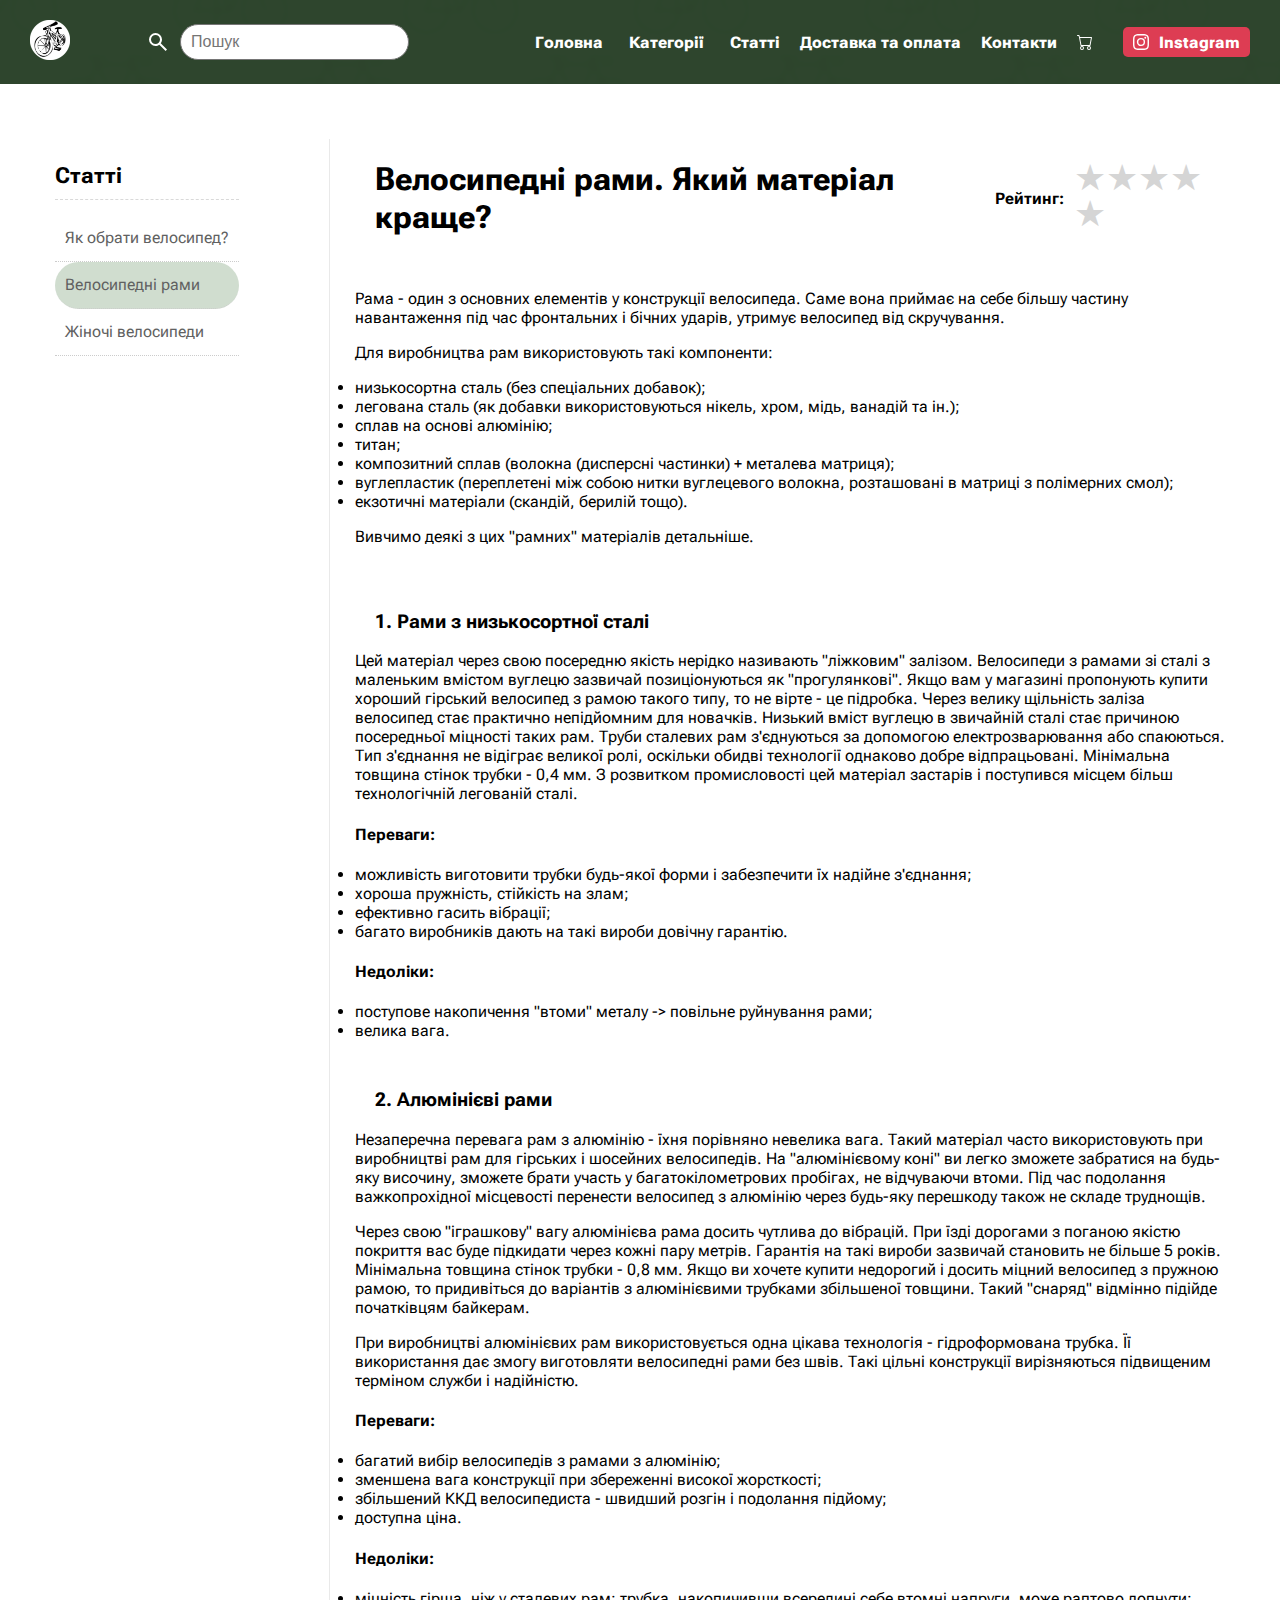
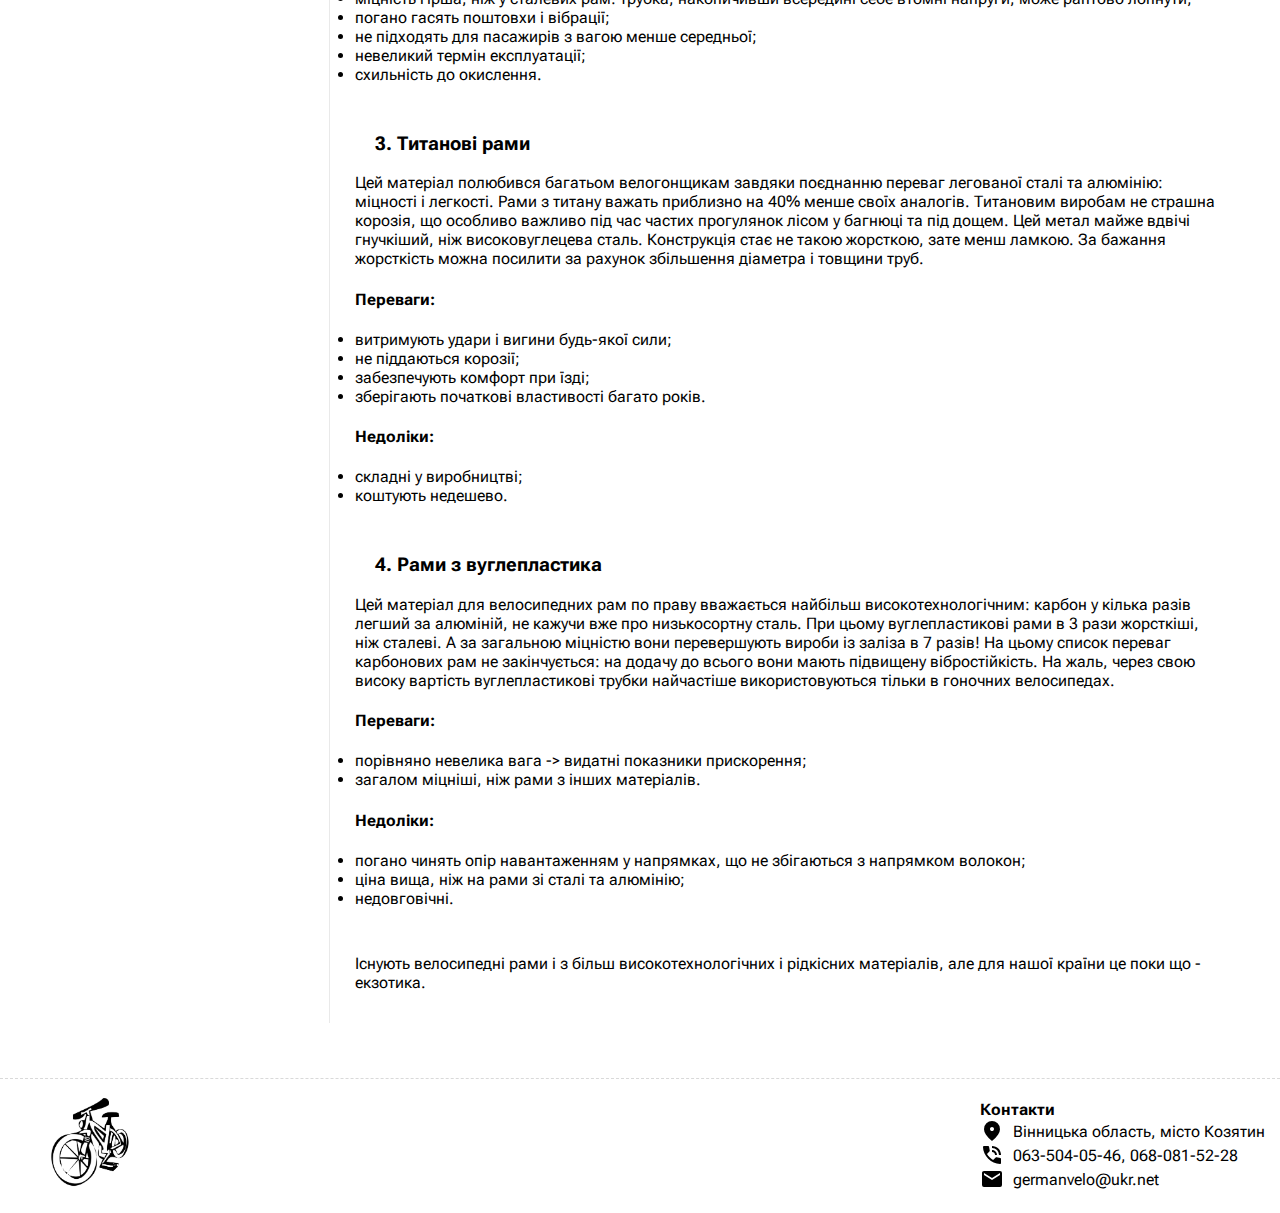
<file: eurobikes/bike-frames.html>
<!DOCTYPE html>
<html lang="en">

<head>
    <title>Eurobikes - велосипеди з Європи</title>
    <meta charset="UTF-8" />
    <meta http-equiv="X-UA-Compatible" content="IE=edge" />
    <meta name="viewport" content="width=device-width, initial-scale=1.0" />
    <link rel="preconnect" href="https://fonts.googleapis.com">
    <link rel="preconnect" href="https://fonts.gstatic.com" crossorigin>
    <link
        href="https://fonts.googleapis.com/css2?family=Quicksand:wght@300&family=Roboto+Flex:opsz,wght@8..144,100&display=swap"
        rel="stylesheet">
    <link rel="stylesheet" href="../style.css">
</head>

<body>
    <header class="header header-articles">
        <div class="mobile-menu">
            <ul class="nav-list-top">
                <li class="nav-links">
                    <a href="../index.html">Головна</a>
                </li>
                <li class="nav-links">
                    <!-- <a href="#">Категорії</a> -->
                    <div class="dropdown">
                        <button class="dropbtn">Категорії
                            <i class="fa fa-caret-down"></i>
                        </button>
                        <div class="dropdown-content">
                            <a href="#">Дорожні</a>
                            <a href="#">Гірські</a>
                            <a href="#">Шосейні</a>
                            <a href="#">Електровелосипеди</a>
                            <a href="#">Гібриди</a>
                            <a href="#">Дитячі</a>
                            <a href="#">Аксесуари та запчастини</a>
                        </div>
                    </div>
                </li>
                <li class="nav-links">
                    <a href="./articles.html">Статті</a>
                </li>
                <li class="nav-links">
                    <a href="./delivery.html">Доставка та оплата</a>
                </li>
                <li class="nav-links">
                    <a href="./contacts.html">Контакти</a>
                </li>
                <!-- <li class="nav-links">
                    <a href="./reviews.html">Відгуки</a>
                </li> -->
                <li class="nav-links">
                    <a href="./cart.html">Кошик</a>
                </li>
                <li class="nav-links">
                    <a href="https://www.instagram.com/eurobikes_com_ua/">
                        <div class="insta-img">
                            <svg style="color: white" xmlns="http://www.w3.org/2000/svg" width="16" height="16"
                                fill="currentColor" class="instagram" viewBox="0 0 16 16">
                                <path
                                    d="M8 0C5.829 0 5.556.01 4.703.048 3.85.088 3.269.222 2.76.42a3.917 3.917 0 0 0-1.417.923A3.927 3.927 0 0 0 .42 2.76C.222 3.268.087 3.85.048 4.7.01 5.555 0 5.827 0 8.001c0 2.172.01 2.444.048 3.297.04.852.174 1.433.372 1.942.205.526.478.972.923 1.417.444.445.89.719 1.416.923.51.198 1.09.333 1.942.372C5.555 15.99 5.827 16 8 16s2.444-.01 3.298-.048c.851-.04 1.434-.174 1.943-.372a3.916 3.916 0 0 0 1.416-.923c.445-.445.718-.891.923-1.417.197-.509.332-1.09.372-1.942C15.99 10.445 16 10.173 16 8s-.01-2.445-.048-3.299c-.04-.851-.175-1.433-.372-1.941a3.926 3.926 0 0 0-.923-1.417A3.911 3.911 0 0 0 13.24.42c-.51-.198-1.092-.333-1.943-.372C10.443.01 10.172 0 7.998 0h.003zm-.717 1.442h.718c2.136 0 2.389.007 3.232.046.78.035 1.204.166 1.486.275.373.145.64.319.92.599.28.28.453.546.598.92.11.281.24.705.275 1.485.039.843.047 1.096.047 3.231s-.008 2.389-.047 3.232c-.035.78-.166 1.203-.275 1.485a2.47 2.47 0 0 1-.599.919c-.28.28-.546.453-.92.598-.28.11-.704.24-1.485.276-.843.038-1.096.047-3.232.047s-2.39-.009-3.233-.047c-.78-.036-1.203-.166-1.485-.276a2.478 2.478 0 0 1-.92-.598 2.48 2.48 0 0 1-.6-.92c-.109-.281-.24-.705-.275-1.485-.038-.843-.046-1.096-.046-3.233 0-2.136.008-2.388.046-3.231.036-.78.166-1.204.276-1.486.145-.373.319-.64.599-.92.28-.28.546-.453.92-.598.282-.11.705-.24 1.485-.276.738-.034 1.024-.044 2.515-.045v.002zm4.988 1.328a.96.96 0 1 0 0 1.92.96.96 0 0 0 0-1.92zm-4.27 1.122a4.109 4.109 0 1 0 0 8.217 4.109 4.109 0 0 0 0-8.217zm0 1.441a2.667 2.667 0 1 1 0 5.334 2.667 2.667 0 0 1 0-5.334z"
                                    fill="white"></path>
                            </svg>
                        </div>
                        <p style="color: white;">Instagram</p>
                    </a>
                </li>
            </ul>
        </div>
        <nav class="navigation">
            <div class="main-image">
                <a href="../index.html">
                    <img src="../images/logo.png" alt="logo">
                </a>
            </div>
            <div class="header-menu">
                <div class="nav-toggle">
                    <svg id="my-svg" aria-hidden="true" focusable="false" data-prefix="fas" data-icon="bars" role="img" xmlns="http://www.w3.org/2000/svg" viewBox="0 0 448 512" class="svg-lines">
                        <path id="svg-path" fill="currentColor" d="M16 132h416c8.837 0 16-7.163 16-16V76c0-8.837-7.163-16-16-16H16C7.163 60 0 67.163 0 76v40c0 8.837 7.163 16 16 16zm0 160h416c8.837 0 16-7.163 16-16v-40c0-8.837-7.163-16-16-16H16c-8.837 0-16 7.163-16 16v40c0 8.837 7.163 16 16 16zm0 160h416c8.837 0 16-7.163 16-16v-40c0-8.837-7.163-16-16-16H16c-8.837 0-16 7.163-16 16v40c0 8.837 7.163 16 16 16z" class=""></path>
                    </svg>
                </div>
                <div class="search">
                    <div class="search-image" onclick="showSearchBar(event)">
                        <svg xmlns="http://www.w3.org/2000/svg" width="24" height="24" viewBox="0 0 24 24"><path fill="currentColor" d="m19.6 21l-6.3-6.3q-.75.6-1.725.95Q10.6 16 9.5 16q-2.725 0-4.612-1.887Q3 12.225 3 9.5q0-2.725 1.888-4.613Q6.775 3 9.5 3t4.613 1.887Q16 6.775 16 9.5q0 1.1-.35 2.075q-.35.975-.95 1.725l6.3 6.3ZM9.5 14q1.875 0 3.188-1.312Q14 11.375 14 9.5q0-1.875-1.312-3.188Q11.375 5 9.5 5Q7.625 5 6.312 6.312Q5 7.625 5 9.5q0 1.875 1.312 3.188Q7.625 14 9.5 14Z"/></svg>
                    </div>
                    <input class="search-input" type="text" placeholder="Пошук">
                </div>
            </div>
            <ul class="nav-list">
                <li class="nav-links">
                    <a href="../index.html">Головна</a>
                </li>
                <li class="nav-links">
                    <div class="dropdown">
                        <button class="dropbtn">Категорії
                            <i class="fa fa-caret-down"></i>
                        </button>
                        <div class="dropdown-content">
                            <a href="#">Дорожні</a>
                            <a href="#">Гірські</a>
                            <a href="#">Шосейні</a>
                            <a href="#">Електровелосипеди</a>
                            <a href="#">Гібриди</a>
                            <a href="#">Дитячі</a>
                            <a href="#">Аксесуари та запчастини</a>
                        </div>
                    </div>
                </li>
                <li class="nav-links">
                    <a href="#">Статті</a>
                </li>
                <li class="nav-links">
                    <a href="./delivery.html">Доставка та оплата</a>
                </li>
                <li class="nav-links">
                    <a href="./contacts.html">Контакти</a>
                </li>
                <!-- <li class="nav-links">
                    <a href="./reviews.html">Відгуки</a>
                </li> -->
                <li class="nav-links">
                    <a href="./cart.html">
                        <div class="insta-img">
                            <svg xmlns="http://www.w3.org/2000/svg" width="16" height="16" fill="currentColor"
                                class="bi bi-cart" viewBox="0 0 16 16">
                                <path
                                    d="M0 1.5A.5.5 0 0 1 .5 1H2a.5.5 0 0 1 .485.379L2.89 3H14.5a.5.5 0 0 1 .491.592l-1.5 8A.5.5 0 0 1 13 12H4a.5.5 0 0 1-.491-.408L2.01 3.607 1.61 2H.5a.5.5 0 0 1-.5-.5zM3.102 4l1.313 7h8.17l1.313-7H3.102zM5 12a2 2 0 1 0 0 4 2 2 0 0 0 0-4zm7 0a2 2 0 1 0 0 4 2 2 0 0 0 0-4zm-7 1a1 1 0 1 1 0 2 1 1 0 0 1 0-2zm7 0a1 1 0 1 1 0 2 1 1 0 0 1 0-2z" />
                            </svg>
                        </div>
                    </a>
                </li>
                <li class="nav-links">
                    <a href="https://www.instagram.com/eurobikes_com_ua/">
                        <div class="insta-img">
                            <svg style="color: white" xmlns="http://www.w3.org/2000/svg" width="16" height="16"
                                fill="currentColor" class="instagram" viewBox="0 0 16 16">
                                <path
                                    d="M8 0C5.829 0 5.556.01 4.703.048 3.85.088 3.269.222 2.76.42a3.917 3.917 0 0 0-1.417.923A3.927 3.927 0 0 0 .42 2.76C.222 3.268.087 3.85.048 4.7.01 5.555 0 5.827 0 8.001c0 2.172.01 2.444.048 3.297.04.852.174 1.433.372 1.942.205.526.478.972.923 1.417.444.445.89.719 1.416.923.51.198 1.09.333 1.942.372C5.555 15.99 5.827 16 8 16s2.444-.01 3.298-.048c.851-.04 1.434-.174 1.943-.372a3.916 3.916 0 0 0 1.416-.923c.445-.445.718-.891.923-1.417.197-.509.332-1.09.372-1.942C15.99 10.445 16 10.173 16 8s-.01-2.445-.048-3.299c-.04-.851-.175-1.433-.372-1.941a3.926 3.926 0 0 0-.923-1.417A3.911 3.911 0 0 0 13.24.42c-.51-.198-1.092-.333-1.943-.372C10.443.01 10.172 0 7.998 0h.003zm-.717 1.442h.718c2.136 0 2.389.007 3.232.046.78.035 1.204.166 1.486.275.373.145.64.319.92.599.28.28.453.546.598.92.11.281.24.705.275 1.485.039.843.047 1.096.047 3.231s-.008 2.389-.047 3.232c-.035.78-.166 1.203-.275 1.485a2.47 2.47 0 0 1-.599.919c-.28.28-.546.453-.92.598-.28.11-.704.24-1.485.276-.843.038-1.096.047-3.232.047s-2.39-.009-3.233-.047c-.78-.036-1.203-.166-1.485-.276a2.478 2.478 0 0 1-.92-.598 2.48 2.48 0 0 1-.6-.92c-.109-.281-.24-.705-.275-1.485-.038-.843-.046-1.096-.046-3.233 0-2.136.008-2.388.046-3.231.036-.78.166-1.204.276-1.486.145-.373.319-.64.599-.92.28-.28.546-.453.92-.598.282-.11.705-.24 1.485-.276.738-.034 1.024-.044 2.515-.045v.002zm4.988 1.328a.96.96 0 1 0 0 1.92.96.96 0 0 0 0-1.92zm-4.27 1.122a4.109 4.109 0 1 0 0 8.217 4.109 4.109 0 0 0 0-8.217zm0 1.441a2.667 2.667 0 1 1 0 5.334 2.667 2.667 0 0 1 0-5.334z"
                                    fill="white"></path>
                            </svg>
                        </div>
                        <p style="color: white;">Instagram</p>
                    </a>
                </li>
            </ul>
        </nav>
        <!-- <div class="contacts">
            <div class="title">
                <h1>Корисні статті</h1>
            </div>
            <div class="link left">
                <a href="#breweries">Дізнатися більше →</a>
            </div>
        </div> -->
    </header>

    <div class="container">
        <section id="content" class="dashed-border-bottom">
            <div class="row-fluid">
                <div class="middle-info">
                    <article id="article-2" class="article">
                        <div class="">
                            <div class="">
                                <div class="article-header">
                                    <h1>Велосипедні рами. Який матеріал краще?</h1>
                                    <div>
                                        <h4>Рейтинг:</h4>
                                        <div>
                                            <form class="rating">
                                                <label>
                                                    <input type="radio" name="stars" value="1" />
                                                    <span class="icon">★</span>
                                                </label>
                                                <label>
                                                    <input type="radio" name="stars" value="2" />
                                                    <span class="icon">★</span>
                                                    <span class="icon">★</span>
                                                </label>
                                                <label>
                                                    <input type="radio" name="stars" value="3" />
                                                    <span class="icon">★</span>
                                                    <span class="icon">★</span>
                                                    <span class="icon">★</span>
                                                </label>
                                                <label>
                                                    <input type="radio" name="stars" value="4" />
                                                    <span class="icon">★</span>
                                                    <span class="icon">★</span>
                                                    <span class="icon">★</span>
                                                    <span class="icon">★</span>
                                                </label>
                                                <label>
                                                    <input type="radio" name="stars" value="5" />
                                                    <span class="icon">★</span>
                                                    <span class="icon">★</span>
                                                    <span class="icon">★</span>
                                                    <span class="icon">★</span>
                                                    <span class="icon">★</span>
                                                </label>
                                            </form>
                                        </div>
                                    </div>
                                </div>
                
                                <div class="article-text">
                                    <p>Рама - один з основних елементів у конструкції велосипеда. Саме вона приймає на себе більшу частину навантаження під час фронтальних і бічних ударів, утримує велосипед від скручування.
                                    </p>
                                    <p>Для виробництва рам використовують такі компоненти:</p>
                                    
                                        <li>низькосортна сталь (без спеціальних добавок);</li>
                                        <li>легована сталь (як добавки використовуються нікель, хром, мідь, ванадій та ін.);</li>
                                        <li>сплав на основі алюмінію;</li>
                                        <li>титан;</li>
                                        <li>композитний сплав (волокна (дисперсні частинки) + металева матриця);</li>
                                        <li>вуглепластик (переплетені між собою нитки вуглецевого волокна, розташовані в матриці з полімерних смол);</li>
                                        <li>екзотичні матеріали (скандій, берилій тощо).</li>
                                    
                                    <p>Вивчимо деякі з цих "рамних" матеріалів детальніше.</p>
                                </div>
                
                                <div class="article-text">
                                    <h3>1. Рами з низькосортної сталі</h3>
                                    <p>Цей матеріал через свою посередню якість нерідко називають "ліжковим" залізом. Велосипеди з рамами зі сталі з маленьким вмістом вуглецю зазвичай позиціонуються як "прогулянкові". Якщо вам у магазині пропонують купити хороший гірський велосипед з рамою такого типу, то не вірте - це підробка. Через велику щільність заліза велосипед стає практично непідйомним для новачків. Низький вміст вуглецю в звичайній сталі стає причиною посередньої міцності таких рам. Труби сталевих рам з'єднуються за допомогою електрозварювання або спаюються. Тип з'єднання не відіграє великої ролі, оскільки обидві технології однаково добре відпрацьовані. Мінімальна товщина стінок трубки - 0,4 мм. З розвитком промисловості цей матеріал застарів і поступився місцем більш технологічній легованій сталі.</p>
                                    <h4>Переваги:</h4>
                                    
                                        <li>можливість виготовити трубки будь-якої форми і забезпечити їх надійне з'єднання;</li>
                                        <li>хороша пружність, стійкість на злам;</li>
                                        <li>ефективно гасить вібрації;</li>
                                        <li>багато виробників дають на такі вироби довічну гарантію.</li>
                                    
                                    <h4>Недоліки:</h4>
                                    
                                        <li>поступове накопичення "втоми" металу -> повільне руйнування рами;</li>
                                        <li>велика вага.</li>
                                    
                                </div>
                
                                <div class="article-text">
                                    <h3>2. Алюмінієві рами</h3>
                                    <p>Незаперечна перевага рам з алюмінію - їхня порівняно невелика вага. Такий матеріал часто використовують при виробництві рам для гірських і шосейних велосипедів. На "алюмінієвому коні" ви легко зможете забратися на будь-яку височину, зможете брати участь у багатокілометрових пробігах, не відчуваючи втоми. Під час подолання важкопрохідної місцевості перенести велосипед з алюмінію через будь-яку перешкоду також не складе труднощів.</p>
                                    <p>Через свою "іграшкову" вагу алюмінієва рама досить чутлива до вібрацій. При їзді дорогами з поганою якістю покриття вас буде підкидати через кожні пару метрів. Гарантія на такі вироби зазвичай становить не більше 5 років. Мінімальна товщина стінок трубки - 0,8 мм. Якщо ви хочете купити недорогий і досить міцний велосипед з пружною рамою, то придивіться до варіантів з алюмінієвими трубками збільшеної товщини. Такий "снаряд" відмінно підійде початківцям байкерам.</p>
                                    <p>При виробництві алюмінієвих рам використовується одна цікава технологія - гідроформована трубка. Її використання дає змогу виготовляти велосипедні рами без швів. Такі цільні конструкції вирізняються підвищеним терміном служби і надійністю.</p>
                                    <h4>Переваги:</h4>
                                    
                                        <li>багатий вибір велосипедів з рамами з алюмінію;</li>
                                        <li>зменшена вага конструкції при збереженні високої жорсткості;</li>
                                        <li>збільшений ККД велосипедиста - швидший розгін і подолання підйому;</li>
                                        <li>доступна ціна.</li>
                                    
                                    <h4>Недоліки:</h4>
                                    
                                        <li>міцність гірша, ніж у сталевих рам: трубка, накопичивши всередині себе втомні напруги, може раптово лопнути;</li>
                                        <li>погано гасять поштовхи і вібрації;</li>
                                        <li>не підходять для пасажирів з вагою менше середньої;</li>
                                        <li>невеликий термін експлуатації;</li>
                                        <li>схильність до окислення.</li>
                                    
                                </div>
                
                                <div class="article-text">
                                    <h3>3. Титанові рами</h3>
                                    <p>Цей матеріал полюбився багатьом велогонщикам завдяки поєднанню переваг легованої сталі та алюмінію: міцності і легкості. Рами з титану важать приблизно на 40% менше своїх аналогів. Титановим виробам не страшна корозія, що особливо важливо під час частих прогулянок лісом у багнюці та під дощем. Цей метал майже вдвічі гнучкіший, ніж високовуглецева сталь. Конструкція стає не такою жорсткою, зате менш ламкою. За бажання жорсткість можна посилити за рахунок збільшення діаметра і товщини труб.</p>
                                    <h4>Переваги:</h4>
                                    
                                        <li>витримують удари і вигини будь-якої сили;</li>
                                        <li>не піддаються корозії;</li>
                                        <li>забезпечують комфорт при їзді;</li>
                                        <li>зберігають початкові властивості багато років.</li>
                                    
                                    <h4>Недоліки:</h4>
                                    
                                        <li>складні у виробництві;</li>
                                        <li>коштують недешево.</li>
                                    
                                </div>
                
                                <div class="article-text">
                                    <h3>4. Рами з вуглепластика</h3>
                                    <p>Цей матеріал для велосипедних рам по праву вважається найбільш високотехнологічним: карбон у кілька разів легший за алюміній, не кажучи вже про низькосортну сталь. При цьому вуглепластикові рами в 3 рази жорсткіші, ніж сталеві. А за загальною міцністю вони перевершують вироби із заліза в 7 разів! На цьому список переваг карбонових рам не закінчується: на додачу до всього вони мають підвищену вібростійкість. На жаль, через свою високу вартість вуглепластикові трубки найчастіше використовуються тільки в гоночних велосипедах.</p>
                                    <h4>Переваги:</h4>
                                    
                                        <li>порівняно невелика вага -> видатні показники прискорення;</li>
                                        <li>загалом міцніші, ніж рами з інших матеріалів.</li>
                                    
                                    <h4>Недоліки:</h4>
                                    
                                        <li>погано чинять опір навантаженням у напрямках, що не збігаються з напрямком волокон;</li>
                                        <li>ціна вища, ніж на рами зі сталі та алюмінію;</li>
                                        <li>недовговічні.</li>
                                    
                                </div>
                                
                                <div class="article-text">
                                    <p>Існують велосипедні рами і з більш високотехнологічних і рідкісних матеріалів, але для нашої країни це поки що - екзотика.</p>
                                </div>
                
                            </div>
                        </div>
                    </article>
                </div>
                <div class="sidebar">
                    <h3 class="sidebar-header">
                        <span>Статті</span>
                    </h3>
                    <div class="sidebar-content">
                        <div class="shop-menu">
                            <a href="./how-to-choose-a-bike.html">
                                Як обрати велосипед?
                            </a>
                        </div>
                        <div class="shop-menu article-hover">
                            <a href="./bike-frames.html">
                                Велосипедні рами
                            </a>
                        </div><div class="shop-menu">
                            <a href="./bikes-for-women.html">
                                Жіночі велосипеди
                            </a>
                        </div>
                    </div>
                </div>
            </div>
        </div>
    </div>

    <footer>
            <div class="logo">
                <a href="">
                    <img src="../images/logo.png" alt="logo">
                </a>
            </div>
            <div class="footer-contacts">
                <div class="footer-title">Контакти</div>
                <div class="footer-item">
                    <div class="img-item">
                        <svg xmlns="http://www.w3.org/2000/svg" width="24" height="24" viewBox="0 0 24 24">
                            <path fill="currentColor"
                                d="M12 12q.825 0 1.413-.588Q14 10.825 14 10t-.587-1.413Q12.825 8 12 8q-.825 0-1.412.587Q10 9.175 10 10q0 .825.588 1.412Q11.175 12 12 12Zm0 10q-4.025-3.425-6.012-6.363Q4 12.7 4 10.2q0-3.75 2.413-5.975Q8.825 2 12 2t5.587 2.225Q20 6.45 20 10.2q0 2.5-1.987 5.437Q16.025 18.575 12 22Z" />
                        </svg>
                    </div>
                    Вінницька область, місто Козятин
                </div>
                <div class="footer-item">
                    <div class="img-item">
                        <svg xmlns="http://www.w3.org/2000/svg" width="24" height="24" viewBox="0 0 24 24">
                            <path fill="currentColor"
                                d="M19 11.95q0-2.925-2.038-4.963Q14.925 4.95 12 4.95v-2q1.875 0 3.513.712q1.637.713 2.85 1.926q1.212 1.212 1.925 2.85Q21 10.075 21 11.95Zm-4 0q0-1.25-.875-2.125T12 8.95v-2q2.075 0 3.538 1.462Q17 9.875 17 11.95ZM19.95 21q-3.225 0-6.287-1.438q-3.063-1.437-5.425-3.8q-2.363-2.362-3.8-5.425Q3 7.275 3 4.05q0-.45.3-.75t.75-.3H8.1q.35 0 .625.225t.325.575l.65 3.5q.05.35-.012.637q-.063.288-.288.513L7 10.9q1.05 1.8 2.625 3.375T13.1 17l2.35-2.35q.225-.225.588-.338q.362-.112.712-.062l3.45.7q.35.075.575.337q.225.263.225.613v4.05q0 .45-.3.75t-.75.3Z" />
                        </svg>
                    </div>
                    <div>
                        <a href="tel:+380635040546">063-504-05-46</a>,
                        <a href="tel:+380680815228">068-081-52-28</a>
                    </div>
                </div>
                <div class="footer-item">
                    <div class="img-item">
                        <svg xmlns="http://www.w3.org/2000/svg" width="24" height="24" viewBox="0 0 24 24">
                            <path fill="currentColor"
                                d="m20 8l-8 5l-8-5V6l8 5l8-5m0-2H4c-1.11 0-2 .89-2 2v12a2 2 0 0 0 2 2h16a2 2 0 0 0 2-2V6a2 2 0 0 0-2-2Z" />
                        </svg>
                    </div><a href="mailto:germanvelo@ukr.net">germanvelo@ukr.net</a>
                </div>
            </div>
    </footer>

    <div class="go-top no-active"></div>

    <script src="../script.js"></script>
</body>

</html>
</file>
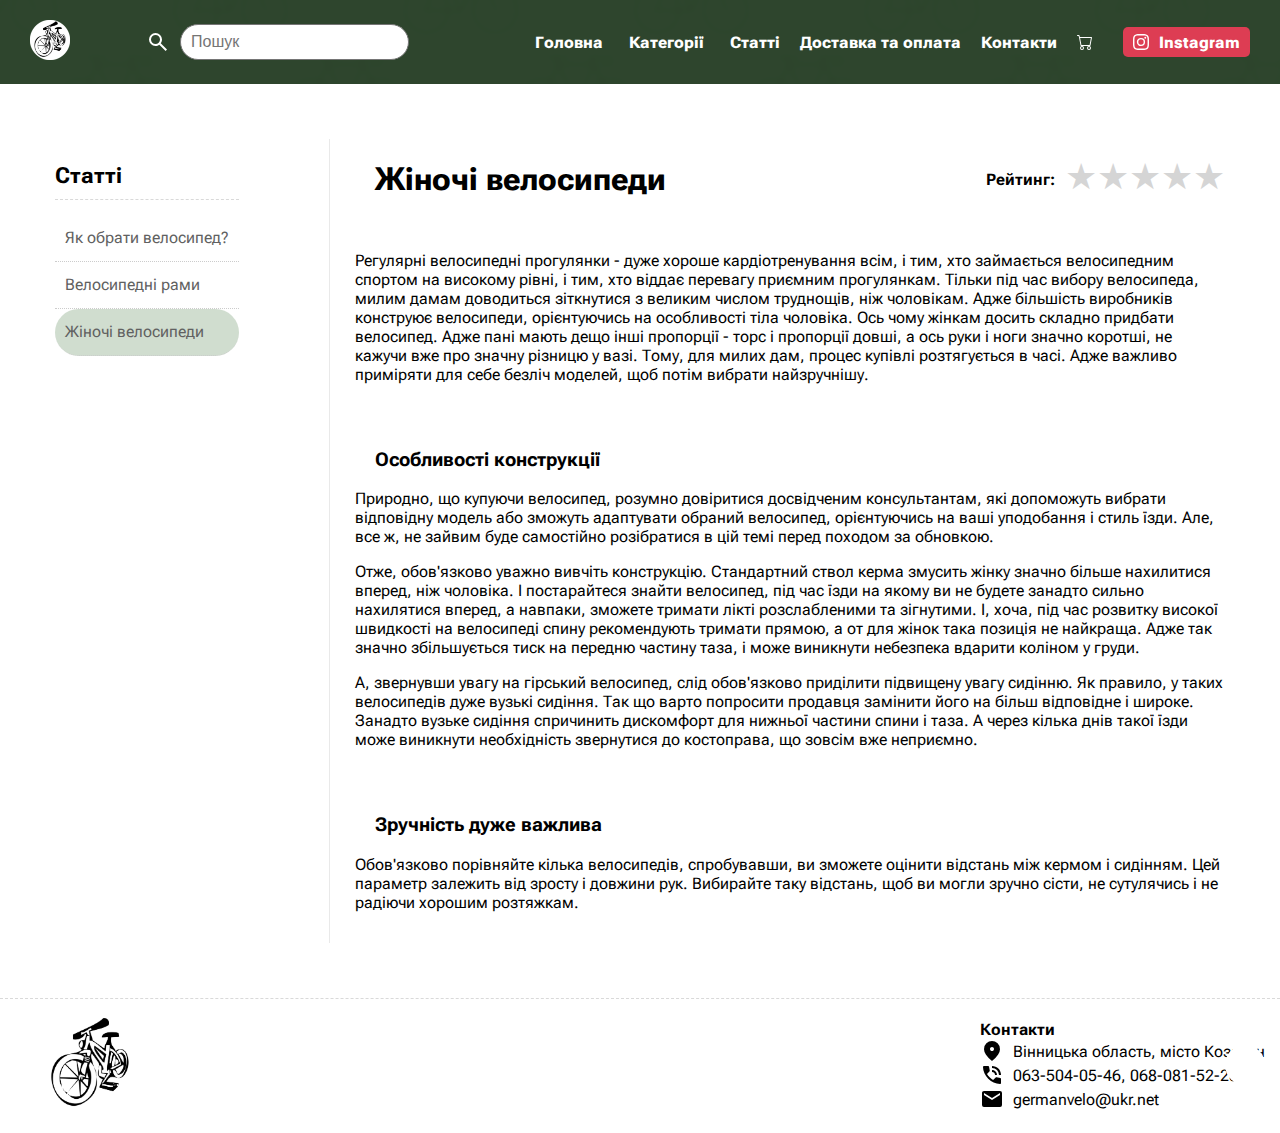
<file: eurobikes/bikes-for-women.html>
<!DOCTYPE html>
<html lang="en">

<head>
    <title>Eurobikes - велосипеди з Європи</title>
    <meta charset="UTF-8" />
    <meta http-equiv="X-UA-Compatible" content="IE=edge" />
    <meta name="viewport" content="width=device-width, initial-scale=1.0" />
    <link rel="preconnect" href="https://fonts.googleapis.com">
    <link rel="preconnect" href="https://fonts.gstatic.com" crossorigin>
    <link
        href="https://fonts.googleapis.com/css2?family=Quicksand:wght@300&family=Roboto+Flex:opsz,wght@8..144,100&display=swap"
        rel="stylesheet">
    <link rel="stylesheet" href="../style.css">
</head>

<body>
    <header class="header header-articles">
        <div class="mobile-menu">
            <ul class="nav-list-top">
                <li class="nav-links">
                    <a href="../index.html">Головна</a>
                </li>
                <li class="nav-links">
                    <!-- <a href="#">Категорії</a> -->
                    <div class="dropdown">
                        <button class="dropbtn">Категорії
                            <i class="fa fa-caret-down"></i>
                        </button>
                        <div class="dropdown-content">
                            <a href="#">Дорожні</a>
                            <a href="#">Гірські</a>
                            <a href="#">Шосейні</a>
                            <a href="#">Електровелосипеди</a>
                            <a href="#">Гібриди</a>
                            <a href="#">Дитячі</a>
                            <a href="#">Аксесуари та запчастини</a>
                        </div>
                    </div>
                </li>
                <li class="nav-links">
                    <a href="./articles.html">Статті</a>
                </li>
                <li class="nav-links">
                    <a href="./delivery.html">Доставка та оплата</a>
                </li>
                <li class="nav-links">
                    <a href="./contacts.html">Контакти</a>
                </li>
                <!-- <li class="nav-links">
                    <a href="./reviews.html">Відгуки</a>
                </li> -->
                <li class="nav-links">
                    <a href="./cart.html">Кошик</a>
                </li>
                <li class="nav-links">
                    <a href="https://www.instagram.com/eurobikes_com_ua/">
                        <div class="insta-img">
                            <svg style="color: white" xmlns="http://www.w3.org/2000/svg" width="16" height="16"
                                fill="currentColor" class="instagram" viewBox="0 0 16 16">
                                <path
                                    d="M8 0C5.829 0 5.556.01 4.703.048 3.85.088 3.269.222 2.76.42a3.917 3.917 0 0 0-1.417.923A3.927 3.927 0 0 0 .42 2.76C.222 3.268.087 3.85.048 4.7.01 5.555 0 5.827 0 8.001c0 2.172.01 2.444.048 3.297.04.852.174 1.433.372 1.942.205.526.478.972.923 1.417.444.445.89.719 1.416.923.51.198 1.09.333 1.942.372C5.555 15.99 5.827 16 8 16s2.444-.01 3.298-.048c.851-.04 1.434-.174 1.943-.372a3.916 3.916 0 0 0 1.416-.923c.445-.445.718-.891.923-1.417.197-.509.332-1.09.372-1.942C15.99 10.445 16 10.173 16 8s-.01-2.445-.048-3.299c-.04-.851-.175-1.433-.372-1.941a3.926 3.926 0 0 0-.923-1.417A3.911 3.911 0 0 0 13.24.42c-.51-.198-1.092-.333-1.943-.372C10.443.01 10.172 0 7.998 0h.003zm-.717 1.442h.718c2.136 0 2.389.007 3.232.046.78.035 1.204.166 1.486.275.373.145.64.319.92.599.28.28.453.546.598.92.11.281.24.705.275 1.485.039.843.047 1.096.047 3.231s-.008 2.389-.047 3.232c-.035.78-.166 1.203-.275 1.485a2.47 2.47 0 0 1-.599.919c-.28.28-.546.453-.92.598-.28.11-.704.24-1.485.276-.843.038-1.096.047-3.232.047s-2.39-.009-3.233-.047c-.78-.036-1.203-.166-1.485-.276a2.478 2.478 0 0 1-.92-.598 2.48 2.48 0 0 1-.6-.92c-.109-.281-.24-.705-.275-1.485-.038-.843-.046-1.096-.046-3.233 0-2.136.008-2.388.046-3.231.036-.78.166-1.204.276-1.486.145-.373.319-.64.599-.92.28-.28.546-.453.92-.598.282-.11.705-.24 1.485-.276.738-.034 1.024-.044 2.515-.045v.002zm4.988 1.328a.96.96 0 1 0 0 1.92.96.96 0 0 0 0-1.92zm-4.27 1.122a4.109 4.109 0 1 0 0 8.217 4.109 4.109 0 0 0 0-8.217zm0 1.441a2.667 2.667 0 1 1 0 5.334 2.667 2.667 0 0 1 0-5.334z"
                                    fill="white"></path>
                            </svg>
                        </div>
                        <p style="color: white;">Instagram</p>
                    </a>
                </li>
            </ul>
        </div>
        <nav class="navigation">
            <div class="main-image">
                <a href="../index.html">
                    <img src="../images/logo.png" alt="logo">
                </a>
            </div>
            <div class="header-menu">
                <div class="nav-toggle">
                    <svg id="my-svg" aria-hidden="true" focusable="false" data-prefix="fas" data-icon="bars" role="img" xmlns="http://www.w3.org/2000/svg" viewBox="0 0 448 512" class="svg-lines">
                        <path id="svg-path" fill="currentColor" d="M16 132h416c8.837 0 16-7.163 16-16V76c0-8.837-7.163-16-16-16H16C7.163 60 0 67.163 0 76v40c0 8.837 7.163 16 16 16zm0 160h416c8.837 0 16-7.163 16-16v-40c0-8.837-7.163-16-16-16H16c-8.837 0-16 7.163-16 16v40c0 8.837 7.163 16 16 16zm0 160h416c8.837 0 16-7.163 16-16v-40c0-8.837-7.163-16-16-16H16c-8.837 0-16 7.163-16 16v40c0 8.837 7.163 16 16 16z" class=""></path>
                    </svg>
                </div>
                <div class="search">
                    <div class="search-image" onclick="showSearchBar(event)">
                        <svg xmlns="http://www.w3.org/2000/svg" width="24" height="24" viewBox="0 0 24 24"><path fill="currentColor" d="m19.6 21l-6.3-6.3q-.75.6-1.725.95Q10.6 16 9.5 16q-2.725 0-4.612-1.887Q3 12.225 3 9.5q0-2.725 1.888-4.613Q6.775 3 9.5 3t4.613 1.887Q16 6.775 16 9.5q0 1.1-.35 2.075q-.35.975-.95 1.725l6.3 6.3ZM9.5 14q1.875 0 3.188-1.312Q14 11.375 14 9.5q0-1.875-1.312-3.188Q11.375 5 9.5 5Q7.625 5 6.312 6.312Q5 7.625 5 9.5q0 1.875 1.312 3.188Q7.625 14 9.5 14Z"/></svg>
                    </div>
                    <input class="search-input" type="text" placeholder="Пошук">
                </div>
            </div>
            <ul class="nav-list">
                <li class="nav-links">
                    <a href="../index.html">Головна</a>
                </li>
                <li class="nav-links">
                    <div class="dropdown">
                        <button class="dropbtn">Категорії
                            <i class="fa fa-caret-down"></i>
                        </button>
                        <div class="dropdown-content">
                            <a href="#">Дорожні</a>
                            <a href="#">Гірські</a>
                            <a href="#">Шосейні</a>
                            <a href="#">Електровелосипеди</a>
                            <a href="#">Гібриди</a>
                            <a href="#">Дитячі</a>
                            <a href="#">Аксесуари та запчастини</a>
                        </div>
                    </div>
                </li>
                <li class="nav-links">
                    <a href="#">Статті</a>
                </li>
                <li class="nav-links">
                    <a href="./delivery.html">Доставка та оплата</a>
                </li>
                <li class="nav-links">
                    <a href="./contacts.html">Контакти</a>
                </li>
                <!-- <li class="nav-links">
                    <a href="./reviews.html">Відгуки</a>
                </li> -->
                <li class="nav-links">
                    <a href="./cart.html">
                        <div class="insta-img">
                            <svg xmlns="http://www.w3.org/2000/svg" width="16" height="16" fill="currentColor"
                                class="bi bi-cart" viewBox="0 0 16 16">
                                <path
                                    d="M0 1.5A.5.5 0 0 1 .5 1H2a.5.5 0 0 1 .485.379L2.89 3H14.5a.5.5 0 0 1 .491.592l-1.5 8A.5.5 0 0 1 13 12H4a.5.5 0 0 1-.491-.408L2.01 3.607 1.61 2H.5a.5.5 0 0 1-.5-.5zM3.102 4l1.313 7h8.17l1.313-7H3.102zM5 12a2 2 0 1 0 0 4 2 2 0 0 0 0-4zm7 0a2 2 0 1 0 0 4 2 2 0 0 0 0-4zm-7 1a1 1 0 1 1 0 2 1 1 0 0 1 0-2zm7 0a1 1 0 1 1 0 2 1 1 0 0 1 0-2z" />
                            </svg>
                        </div>
                    </a>
                </li>
                <li class="nav-links">
                    <a href="https://www.instagram.com/eurobikes_com_ua/">
                        <div class="insta-img">
                            <svg style="color: white" xmlns="http://www.w3.org/2000/svg" width="16" height="16"
                                fill="currentColor" class="instagram" viewBox="0 0 16 16">
                                <path
                                    d="M8 0C5.829 0 5.556.01 4.703.048 3.85.088 3.269.222 2.76.42a3.917 3.917 0 0 0-1.417.923A3.927 3.927 0 0 0 .42 2.76C.222 3.268.087 3.85.048 4.7.01 5.555 0 5.827 0 8.001c0 2.172.01 2.444.048 3.297.04.852.174 1.433.372 1.942.205.526.478.972.923 1.417.444.445.89.719 1.416.923.51.198 1.09.333 1.942.372C5.555 15.99 5.827 16 8 16s2.444-.01 3.298-.048c.851-.04 1.434-.174 1.943-.372a3.916 3.916 0 0 0 1.416-.923c.445-.445.718-.891.923-1.417.197-.509.332-1.09.372-1.942C15.99 10.445 16 10.173 16 8s-.01-2.445-.048-3.299c-.04-.851-.175-1.433-.372-1.941a3.926 3.926 0 0 0-.923-1.417A3.911 3.911 0 0 0 13.24.42c-.51-.198-1.092-.333-1.943-.372C10.443.01 10.172 0 7.998 0h.003zm-.717 1.442h.718c2.136 0 2.389.007 3.232.046.78.035 1.204.166 1.486.275.373.145.64.319.92.599.28.28.453.546.598.92.11.281.24.705.275 1.485.039.843.047 1.096.047 3.231s-.008 2.389-.047 3.232c-.035.78-.166 1.203-.275 1.485a2.47 2.47 0 0 1-.599.919c-.28.28-.546.453-.92.598-.28.11-.704.24-1.485.276-.843.038-1.096.047-3.232.047s-2.39-.009-3.233-.047c-.78-.036-1.203-.166-1.485-.276a2.478 2.478 0 0 1-.92-.598 2.48 2.48 0 0 1-.6-.92c-.109-.281-.24-.705-.275-1.485-.038-.843-.046-1.096-.046-3.233 0-2.136.008-2.388.046-3.231.036-.78.166-1.204.276-1.486.145-.373.319-.64.599-.92.28-.28.546-.453.92-.598.282-.11.705-.24 1.485-.276.738-.034 1.024-.044 2.515-.045v.002zm4.988 1.328a.96.96 0 1 0 0 1.92.96.96 0 0 0 0-1.92zm-4.27 1.122a4.109 4.109 0 1 0 0 8.217 4.109 4.109 0 0 0 0-8.217zm0 1.441a2.667 2.667 0 1 1 0 5.334 2.667 2.667 0 0 1 0-5.334z"
                                    fill="white"></path>
                            </svg>
                        </div>
                        <p style="color: white;">Instagram</p>
                    </a>
                </li>
            </ul>
        </nav>
        <!-- <div class="contacts">
            <div class="title">
                <h1>Корисні статті</h1>
            </div>
            <div class="link left">
                <a href="#breweries">Дізнатися більше →</a>
            </div>
        </div> -->
    </header>

    <div class="container">
        <section id="content" class="dashed-border-bottom">
            <div class="row-fluid">
                <div class="middle-info">
                    <article id="article-3" class="article">
                        <div class="">
                            <div class="">
                                <div class="article-header">
                                    <h1>Жіночі велосипеди</h1>
                                    <div>
                                        <h4>Рейтинг:</h4>
                                        <div>
                                            <form class="rating">
                                                <label>
                                                    <input type="radio" name="stars" value="1" />
                                                    <span class="icon">★</span>
                                                </label>
                                                <label>
                                                    <input type="radio" name="stars" value="2" />
                                                    <span class="icon">★</span>
                                                    <span class="icon">★</span>
                                                </label>
                                                <label>
                                                    <input type="radio" name="stars" value="3" />
                                                    <span class="icon">★</span>
                                                    <span class="icon">★</span>
                                                    <span class="icon">★</span>
                                                </label>
                                                <label>
                                                    <input type="radio" name="stars" value="4" />
                                                    <span class="icon">★</span>
                                                    <span class="icon">★</span>
                                                    <span class="icon">★</span>
                                                    <span class="icon">★</span>
                                                </label>
                                                <label>
                                                    <input type="radio" name="stars" value="5" />
                                                    <span class="icon">★</span>
                                                    <span class="icon">★</span>
                                                    <span class="icon">★</span>
                                                    <span class="icon">★</span>
                                                    <span class="icon">★</span>
                                                </label>
                                            </form>
                                        </div>
                                    </div>
                                </div>
                
                                <div class="article-text">
                                    <p>Регулярні велосипедні прогулянки - дуже хороше кардіотренування всім, і тим, хто займається велосипедним спортом на високому рівні, і тим, хто віддає перевагу приємним прогулянкам. Тільки під час вибору велосипеда, милим дамам доводиться зіткнутися з великим числом труднощів, ніж чоловікам. Адже більшість виробників конструює велосипеди, орієнтуючись на особливості тіла чоловіка. Ось чому жінкам досить складно придбати велосипед. Адже пані мають дещо інші пропорції - торс і пропорції довші, а ось руки і ноги значно коротші, не кажучи вже про значну різницю у вазі. Тому, для милих дам, процес купівлі розтягується в часі. Адже важливо приміряти для себе безліч моделей, щоб потім вибрати найзручнішу.</p>
                                </div>
                
                                <div class="article-text">
                                    <h3>Особливості конструкції</h3>
                                    <p>Природно, що купуючи велосипед, розумно довіритися досвідченим консультантам, які допоможуть вибрати відповідну модель або зможуть адаптувати обраний велосипед, орієнтуючись на ваші уподобання і стиль їзди. Але, все ж, не зайвим буде самостійно розібратися в цій темі перед походом за обновкою.</p>
                                    <p>Отже, обов'язково уважно вивчіть конструкцію. Стандартний ствол керма змусить жінку значно більше нахилитися вперед, ніж чоловіка. І постарайтеся знайти велосипед, під час їзди на якому ви не будете занадто сильно нахилятися вперед, а навпаки, зможете тримати лікті розслабленими та зігнутими. І, хоча, під час розвитку високої швидкості на велосипеді спину рекомендують тримати прямою, а от для жінок така позиція не найкраща. Адже так значно збільшується тиск на передню частину таза, і може виникнути небезпека вдарити коліном у груди.</p>
                                    <p>А, звернувши увагу на гірський велосипед, слід обов'язково приділити підвищену увагу сидінню. Як правило, у таких велосипедів дуже вузькі сидіння. Так що варто попросити продавця замінити його на більш відповідне і широке. Занадто вузьке сидіння спричинить дискомфорт для нижньої частини спини і таза. А через кілька днів такої їзди може виникнути необхідність звернутися до костоправа, що зовсім вже неприємно.</p>
                                </div>
                
                                <div class="article-text">
                                    <h3>Зручність дуже важлива</h3>
                                    <p>Обов'язково порівняйте кілька велосипедів, спробувавши, ви зможете оцінити відстань між кермом і сидінням. Цей параметр залежить від зросту і довжини рук. Вибирайте таку відстань, щоб ви могли зручно сісти, не сутулячись і не радіючи хорошим розтяжкам.</p>
                                </div>
            
                            </div>
                        </div>
                    </article>
                </div>
                <div class="sidebar">
                    <h3 class="sidebar-header">
                        <span>Статті</span>
                    </h3>
                    <div class="sidebar-content">
                        <div class="shop-menu">
                            <a href="./how-to-choose-a-bike.html">
                                Як обрати велосипед?
                            </a>
                        </div>
                        <div class="shop-menu">
                            <a href="./bike-frames.html">
                                Велосипедні рами
                            </a>
                        </div><div class="shop-menu article-hover">
                            <a href="./bikes-for-women.html">
                                Жіночі велосипеди
                            </a>
                        </div>
                    </div>
                </div>
            </div>
        </div>
    </div>

    <footer>
            <div class="logo">
                <a href="">
                    <img src="../images/logo.png" alt="logo">
                </a>
            </div>
            <div class="footer-contacts">
                <div class="footer-title">Контакти</div>
                <div class="footer-item">
                    <div class="img-item">
                        <svg xmlns="http://www.w3.org/2000/svg" width="24" height="24" viewBox="0 0 24 24">
                            <path fill="currentColor"
                                d="M12 12q.825 0 1.413-.588Q14 10.825 14 10t-.587-1.413Q12.825 8 12 8q-.825 0-1.412.587Q10 9.175 10 10q0 .825.588 1.412Q11.175 12 12 12Zm0 10q-4.025-3.425-6.012-6.363Q4 12.7 4 10.2q0-3.75 2.413-5.975Q8.825 2 12 2t5.587 2.225Q20 6.45 20 10.2q0 2.5-1.987 5.437Q16.025 18.575 12 22Z" />
                        </svg>
                    </div>
                    Вінницька область, місто Козятин
                </div>
                <div class="footer-item">
                    <div class="img-item">
                        <svg xmlns="http://www.w3.org/2000/svg" width="24" height="24" viewBox="0 0 24 24">
                            <path fill="currentColor"
                                d="M19 11.95q0-2.925-2.038-4.963Q14.925 4.95 12 4.95v-2q1.875 0 3.513.712q1.637.713 2.85 1.926q1.212 1.212 1.925 2.85Q21 10.075 21 11.95Zm-4 0q0-1.25-.875-2.125T12 8.95v-2q2.075 0 3.538 1.462Q17 9.875 17 11.95ZM19.95 21q-3.225 0-6.287-1.438q-3.063-1.437-5.425-3.8q-2.363-2.362-3.8-5.425Q3 7.275 3 4.05q0-.45.3-.75t.75-.3H8.1q.35 0 .625.225t.325.575l.65 3.5q.05.35-.012.637q-.063.288-.288.513L7 10.9q1.05 1.8 2.625 3.375T13.1 17l2.35-2.35q.225-.225.588-.338q.362-.112.712-.062l3.45.7q.35.075.575.337q.225.263.225.613v4.05q0 .45-.3.75t-.75.3Z" />
                        </svg>
                    </div>
                    <div>
                        <a href="tel:+380635040546">063-504-05-46</a>,
                        <a href="tel:+380680815228">068-081-52-28</a>
                    </div>
                </div>
                <div class="footer-item">
                    <div class="img-item">
                        <svg xmlns="http://www.w3.org/2000/svg" width="24" height="24" viewBox="0 0 24 24">
                            <path fill="currentColor"
                                d="m20 8l-8 5l-8-5V6l8 5l8-5m0-2H4c-1.11 0-2 .89-2 2v12a2 2 0 0 0 2 2h16a2 2 0 0 0 2-2V6a2 2 0 0 0-2-2Z" />
                        </svg>
                    </div><a href="mailto:germanvelo@ukr.net">germanvelo@ukr.net</a>
                </div>
            </div>
    </footer>

    <div class="go-top no-active"></div>

    <script src="../script.js"></script>
</body>

</html>
</file>
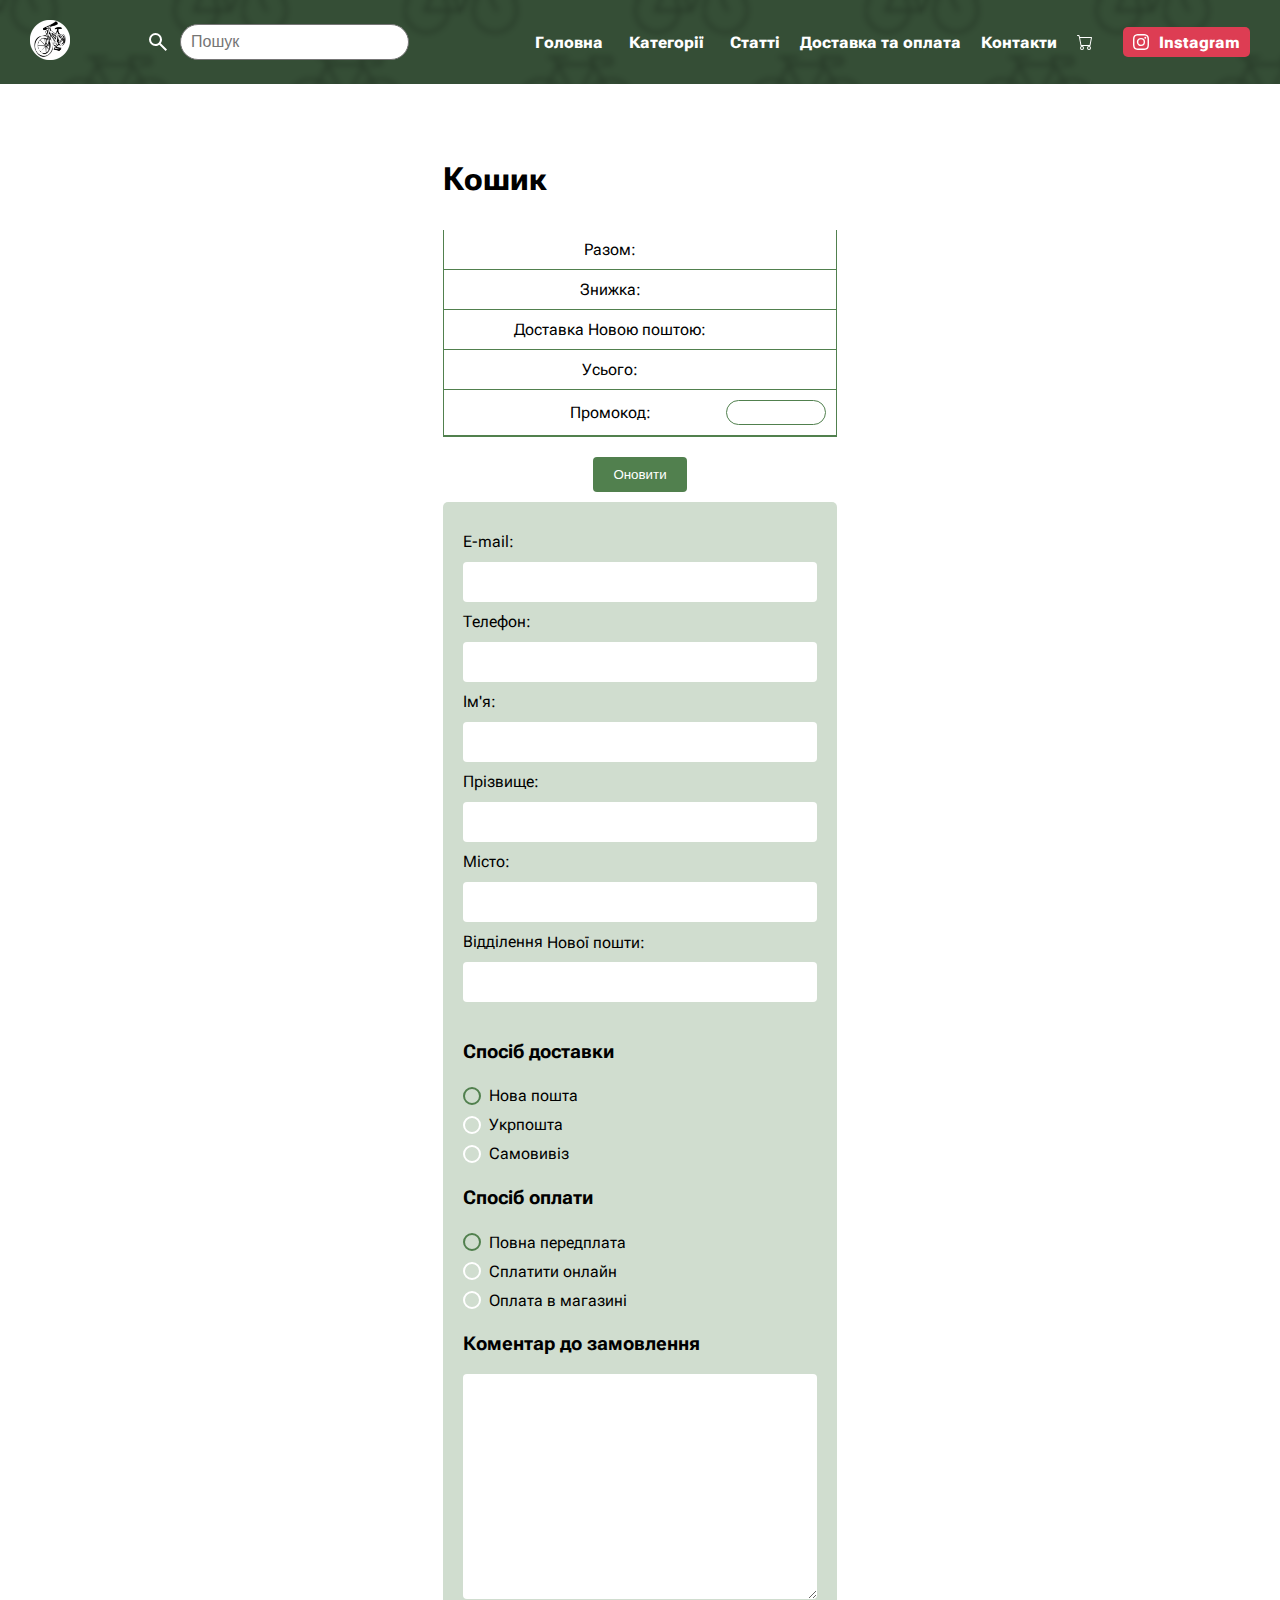
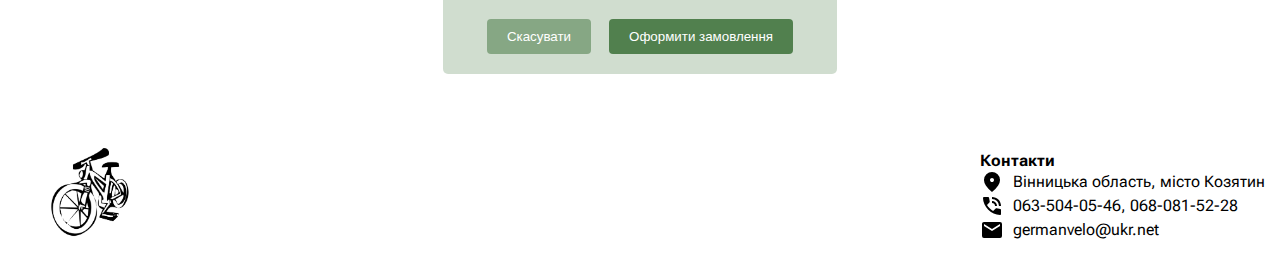
<file: eurobikes/cart.html>
<!DOCTYPE html>
<html lang="en">

<head>
    <title>Eurobikes - велосипеди з Європи</title>
    <meta charset="UTF-8" />
    <meta http-equiv="X-UA-Compatible" content="IE=edge" />
    <meta name="viewport" content="width=device-width, initial-scale=1.0" />
    <link rel="preconnect" href="https://fonts.googleapis.com">
    <link rel="preconnect" href="https://fonts.gstatic.com" crossorigin>
    <link
        href="https://fonts.googleapis.com/css2?family=Quicksand:wght@300&family=Roboto+Flex:opsz,wght@8..144,100&display=swap"
        rel="stylesheet">
    <link rel="stylesheet" href="../style.css">
</head>

<body>
    <header class="header-nav">
        <div class="mobile-menu">
            <ul class="nav-list-top">
                <li class="nav-links">
                    <a href="../index.html">Головна</a>
                </li>
                <li class="nav-links">
                    <div class="dropdown">
                        <button class="dropbtn">Категорії
                            <i class="fa fa-caret-down"></i>
                        </button>
                        <div class="dropdown-content">
                            <a href="../index.html#products-container" onclick="autoSelectCategory(1, event)">Дорожні</a>
                            <a href="../index.html#products-container" onclick="autoSelectCategory(2, event)">Гірські</a>
                            <a href="../index.html#products-container" onclick="autoSelectCategory(3, event)">Шосейні</a>
                            <a href="../index.html#products-container" onclick="autoSelectCategory(4, event)">Електровелосипеди</a>
                            <a href="../index.html#products-container" onclick="autoSelectCategory(5, event)">Гібриди</a>
                            <a href="../index.html#products-container" onclick="autoSelectCategory(6, event)">Дитячі</a>
                            <a href="../index.html#products-container" onclick="autoSelectCategory(7, event)">Аксесуари та запчастини</a>
                        </div>
                    </div>
                </li>
                <li class="nav-links">
                    <a href="./how-to-choose-a-bike.html">Статті</a>
                </li>
                <li class="nav-links">
                    <a href="./delivery.html">Доставка та оплата</a>
                </li>
                <li class="nav-links">
                    <a href="./contacts.html">Контакти</a>
                </li>
                <!-- <li class="nav-links">
                    <a href="./reviews.html">Відгуки</a>
                </li> -->
                <li class="nav-links">
                    <a href="./reviews.html">Корзина</a>
                </li>
                <li class="nav-links">
                    <a href="https://www.instagram.com/eurobikes_com_ua/">
                        <div class="insta-img">
                            <svg style="color: white" xmlns="http://www.w3.org/2000/svg" width="16" height="16"
                                fill="currentColor" class="instagram" viewBox="0 0 16 16">
                                <path
                                    d="M8 0C5.829 0 5.556.01 4.703.048 3.85.088 3.269.222 2.76.42a3.917 3.917 0 0 0-1.417.923A3.927 3.927 0 0 0 .42 2.76C.222 3.268.087 3.85.048 4.7.01 5.555 0 5.827 0 8.001c0 2.172.01 2.444.048 3.297.04.852.174 1.433.372 1.942.205.526.478.972.923 1.417.444.445.89.719 1.416.923.51.198 1.09.333 1.942.372C5.555 15.99 5.827 16 8 16s2.444-.01 3.298-.048c.851-.04 1.434-.174 1.943-.372a3.916 3.916 0 0 0 1.416-.923c.445-.445.718-.891.923-1.417.197-.509.332-1.09.372-1.942C15.99 10.445 16 10.173 16 8s-.01-2.445-.048-3.299c-.04-.851-.175-1.433-.372-1.941a3.926 3.926 0 0 0-.923-1.417A3.911 3.911 0 0 0 13.24.42c-.51-.198-1.092-.333-1.943-.372C10.443.01 10.172 0 7.998 0h.003zm-.717 1.442h.718c2.136 0 2.389.007 3.232.046.78.035 1.204.166 1.486.275.373.145.64.319.92.599.28.28.453.546.598.92.11.281.24.705.275 1.485.039.843.047 1.096.047 3.231s-.008 2.389-.047 3.232c-.035.78-.166 1.203-.275 1.485a2.47 2.47 0 0 1-.599.919c-.28.28-.546.453-.92.598-.28.11-.704.24-1.485.276-.843.038-1.096.047-3.232.047s-2.39-.009-3.233-.047c-.78-.036-1.203-.166-1.485-.276a2.478 2.478 0 0 1-.92-.598 2.48 2.48 0 0 1-.6-.92c-.109-.281-.24-.705-.275-1.485-.038-.843-.046-1.096-.046-3.233 0-2.136.008-2.388.046-3.231.036-.78.166-1.204.276-1.486.145-.373.319-.64.599-.92.28-.28.546-.453.92-.598.282-.11.705-.24 1.485-.276.738-.034 1.024-.044 2.515-.045v.002zm4.988 1.328a.96.96 0 1 0 0 1.92.96.96 0 0 0 0-1.92zm-4.27 1.122a4.109 4.109 0 1 0 0 8.217 4.109 4.109 0 0 0 0-8.217zm0 1.441a2.667 2.667 0 1 1 0 5.334 2.667 2.667 0 0 1 0-5.334z"
                                    fill="white"></path>
                            </svg>
                        </div>
                        <p style="color: white;">Instagram</p>
                    </a>
                </li>
            </ul>
        </div>
        <nav class="navigation">
            <div class="main-image">
                <a href="../index.html">
                    <img src="../images/logo.png" alt="logo">
                </a>
            </div>
            <div class="header-menu">
                <div class="nav-toggle">
                    <svg id="my-svg" aria-hidden="true" focusable="false" data-prefix="fas" data-icon="bars" role="img"
                        xmlns="http://www.w3.org/2000/svg" viewBox="0 0 448 512" class="svg-lines">
                        <path id="svg-path" fill="currentColor"
                            d="M16 132h416c8.837 0 16-7.163 16-16V76c0-8.837-7.163-16-16-16H16C7.163 60 0 67.163 0 76v40c0 8.837 7.163 16 16 16zm0 160h416c8.837 0 16-7.163 16-16v-40c0-8.837-7.163-16-16-16H16c-8.837 0-16 7.163-16 16v40c0 8.837 7.163 16 16 16zm0 160h416c8.837 0 16-7.163 16-16v-40c0-8.837-7.163-16-16-16H16c-8.837 0-16 7.163-16 16v40c0 8.837 7.163 16 16 16z"
                            class=""></path>
                    </svg>
                </div>
                <div class="search">
                    <div class="search-image" onclick="showSearchBar(event)">
                        <svg xmlns="http://www.w3.org/2000/svg" width="24" height="24"
                            viewBox="0 0 24 24">
                            <path fill="currentColor"
                                d="m19.6 21l-6.3-6.3q-.75.6-1.725.95Q10.6 16 9.5 16q-2.725 0-4.612-1.887Q3 12.225 3 9.5q0-2.725 1.888-4.613Q6.775 3 9.5 3t4.613 1.887Q16 6.775 16 9.5q0 1.1-.35 2.075q-.35.975-.95 1.725l6.3 6.3ZM9.5 14q1.875 0 3.188-1.312Q14 11.375 14 9.5q0-1.875-1.312-3.188Q11.375 5 9.5 5Q7.625 5 6.312 6.312Q5 7.625 5 9.5q0 1.875 1.312 3.188Q7.625 14 9.5 14Z" />
                        </svg>
                    </div>
                    <input class="search-input" type="text" placeholder="Пошук">
                </div>
            </div>
            <ul class="nav-list">
                <li class="nav-links">
                    <a href="../index.html">Головна</a>
                </li>
                <li class="nav-links">
                    <div class="dropdown">
                        <button class="dropbtn">Категорії
                            <i class="fa fa-caret-down"></i>
                        </button>
                        <div class="dropdown-content">
                            <a href="../index.html#products-container" onclick="autoSelectCategory(1, event)">Дорожні</a>
                            <a href="../index.html#products-container" onclick="autoSelectCategory(2, event)">Гірські</a>
                            <a href="../index.html#products-container" onclick="autoSelectCategory(3, event)">Шосейні</a>
                            <a href="../index.html#products-container" onclick="autoSelectCategory(4, event)">Електровелосипеди</a>
                            <a href="../index.html#products-container" onclick="autoSelectCategory(5, event)">Гібриди</a>
                            <a href="../index.html#products-container" onclick="autoSelectCategory(6, event)">Дитячі</a>
                            <a href="../index.html#products-container" onclick="autoSelectCategory(7, event)">Аксесуари та запчастини</a>
                        </div>
                    </div>
                </li>
                <li class="nav-links">
                    <a href="./how-to-choose-a-bike.html">Статті</a>
                </li>
                <li class="nav-links">
                    <a href="./delivery.html">Доставка та оплата</a>
                </li>
                <li class="nav-links">
                    <a href="./contacts.html">Контакти</a>
                </li>
                <!-- <li class="nav-links">
                    <a href="./reviews.html">Відгуки</a>
                </li> -->
                <li class="nav-links">
                    <a href="">
                        <div class="insta-img">
                            <svg xmlns="http://www.w3.org/2000/svg" width="16" height="16" fill="currentColor"
                                class="bi bi-cart" viewBox="0 0 16 16">
                                <path
                                    d="M0 1.5A.5.5 0 0 1 .5 1H2a.5.5 0 0 1 .485.379L2.89 3H14.5a.5.5 0 0 1 .491.592l-1.5 8A.5.5 0 0 1 13 12H4a.5.5 0 0 1-.491-.408L2.01 3.607 1.61 2H.5a.5.5 0 0 1-.5-.5zM3.102 4l1.313 7h8.17l1.313-7H3.102zM5 12a2 2 0 1 0 0 4 2 2 0 0 0 0-4zm7 0a2 2 0 1 0 0 4 2 2 0 0 0 0-4zm-7 1a1 1 0 1 1 0 2 1 1 0 0 1 0-2zm7 0a1 1 0 1 1 0 2 1 1 0 0 1 0-2z" />
                            </svg>
                        </div>
                    </a>
                </li>
                <li class="nav-links">
                    <a href="https://www.instagram.com/eurobikes_com_ua/">
                        <div class="insta-img">
                            <svg style="color: white" xmlns="http://www.w3.org/2000/svg" width="16" height="16"
                                fill="currentColor" class="instagram" viewBox="0 0 16 16">
                                <path
                                    d="M8 0C5.829 0 5.556.01 4.703.048 3.85.088 3.269.222 2.76.42a3.917 3.917 0 0 0-1.417.923A3.927 3.927 0 0 0 .42 2.76C.222 3.268.087 3.85.048 4.7.01 5.555 0 5.827 0 8.001c0 2.172.01 2.444.048 3.297.04.852.174 1.433.372 1.942.205.526.478.972.923 1.417.444.445.89.719 1.416.923.51.198 1.09.333 1.942.372C5.555 15.99 5.827 16 8 16s2.444-.01 3.298-.048c.851-.04 1.434-.174 1.943-.372a3.916 3.916 0 0 0 1.416-.923c.445-.445.718-.891.923-1.417.197-.509.332-1.09.372-1.942C15.99 10.445 16 10.173 16 8s-.01-2.445-.048-3.299c-.04-.851-.175-1.433-.372-1.941a3.926 3.926 0 0 0-.923-1.417A3.911 3.911 0 0 0 13.24.42c-.51-.198-1.092-.333-1.943-.372C10.443.01 10.172 0 7.998 0h.003zm-.717 1.442h.718c2.136 0 2.389.007 3.232.046.78.035 1.204.166 1.486.275.373.145.64.319.92.599.28.28.453.546.598.92.11.281.24.705.275 1.485.039.843.047 1.096.047 3.231s-.008 2.389-.047 3.232c-.035.78-.166 1.203-.275 1.485a2.47 2.47 0 0 1-.599.919c-.28.28-.546.453-.92.598-.28.11-.704.24-1.485.276-.843.038-1.096.047-3.232.047s-2.39-.009-3.233-.047c-.78-.036-1.203-.166-1.485-.276a2.478 2.478 0 0 1-.92-.598 2.48 2.48 0 0 1-.6-.92c-.109-.281-.24-.705-.275-1.485-.038-.843-.046-1.096-.046-3.233 0-2.136.008-2.388.046-3.231.036-.78.166-1.204.276-1.486.145-.373.319-.64.599-.92.28-.28.546-.453.92-.598.282-.11.705-.24 1.485-.276.738-.034 1.024-.044 2.515-.045v.002zm4.988 1.328a.96.96 0 1 0 0 1.92.96.96 0 0 0 0-1.92zm-4.27 1.122a4.109 4.109 0 1 0 0 8.217 4.109 4.109 0 0 0 0-8.217zm0 1.441a2.667 2.667 0 1 1 0 5.334 2.667 2.667 0 0 1 0-5.334z"
                                    fill="white"></path>
                            </svg>
                        </div>
                        <p style="color: white;">Instagram</p>
                    </a>
                </li>
            </ul>
        </nav>
    </header>

    <div class="container form-container">
        <section id="content">
            <div class="row-info">
                <div class="">
                    <h1>Кошик</h1>
                </div>
                <div class="cart-table">
                    <div class="cart-items">
                        <!-- -->
                        </div>
                    <table>
                        <tr class="table-element">
                            <td></td>
                            <td></td>
                            <td></td>
                            <td>Разом:</td>
                            <td id="bikesPrice"></td>
                        </tr>
                        <tr class="table-element">
                            <td></td>
                            <td></td>
                            <td></td>
                            <td>Знижка:</td>
                            <td id="discount"></td>
                        </tr>
                        <tr class="table-element">
                            <td></td>
                            <td></td>
                            <td></td>
                            <td>Доставка <span id="post-company">Новою поштою:</span></td>
                            <td id="deliveryPrice"></td>
                        </tr>
                        <tr class="table-element">
                            <td></td>
                            <td></td>
                            <td></td>
                            <td>Усього:</td>
                            <td id="fullPrice"></td>
                        </tr>
                        <tr class="table-element">
                            <td></td>
                            <td></td>
                            <td></td>
                            <td>Промокод:</td>
                            <td><input id="promo" class="promo-input" type="text"></td>
                        </tr>
                    </table>
                    <div class="form-actions">
                        <button class="form-submit-button" id="refresh-button">Оновити</button>
                    </div>
                </div>

                <div class="order-form">
                    <div>
                        <div class="form-fields">
                            <div>
                                <label class="form-label" for="e-mail">E-mail:</label>
                                <input class="form-input" id="e-mail" type="email" name="" />
                            </div>
                            <div>
                                <label class="form-label" for="phone">Телефон:</label>
                                <input class="form-input" id="phone" type="tel" name="" />
                            </div>
                            <div>
                                <label class="form-label" for="firstName">Ім'я:</label>
                                <input class="form-input" id="firstName" type="text" name="" />
                            </div>
                            <div>
                                <label class="form-label" for="lastName">Прізвище:</label>
                                <input class="form-input" id="lastName" type="text" name="" />
                            </div>
                            <div>
                                <label class="form-label" for="city">Місто:</label>
                                <input class="form-input" id="city" type="text" name="" />
                            </div>
                            <div>
                                <label class="form-label" for="post" id="">Відділення </label> <span id="post-company">Нової пошти:</span>
                                <input class="form-input" id="post" type="text" name="" />
                            </div>
                        </div>
                    </div>

                    <div>
                        <div>
                            <div class="radiobuttons-group">
                                <h3>Спосіб доставки</h3>
                                <label for="delivery"><input type="radio" name="delivery" id="novaPoshta" checked>Нова пошта</label>
                                <label for="delivery"><input type="radio" name="delivery" id="ukrPoshta">Укрпошта</label>
                                <label for="delivery"><input type="radio" name="delivery" id="selfDelivery">Самовивіз</label>
                            </div>
                            <div class="radiobuttons-group">
                                <h3>Спосіб оплати</h3>
                                <label for="payment"><input type="radio" name="payment" checked>Повна передплата</label>
                                <label for="payment"><input type="radio" name="payment">Сплатити онлайн</label>
                                <label for="payment"><input type="radio" name="payment">Оплата в магазині</label>
                            </div>
                        </div>
                        <div>
                            <h3>Коментар до замовлення</h3>
                            <textarea class="form-input" name="" id="" cols="30" rows="10"></textarea>
                        </div>
                    </div>

                    <div class="form-actions">
                        <button class="form-submit-button"
                        id="cancel-button">Скасувати</button>
                        <button class="form-submit-button" id="">Оформити
                            замовлення</button>
                    </div>

                </div>
            </div>
        </section>
    </div>

    
    <footer>
        <div class="logo">
            <a href="">
                <img src="../images/logo.png" alt="logo">
            </a>
        </div>      
        <div class="footer-contacts">
            <div class="footer-title">Контакти</div>
            <div class="footer-item">
                <div class="img-item">
                    <svg xmlns="http://www.w3.org/2000/svg" width="24" height="24" viewBox="0 0 24 24">
                        <path fill="currentColor"
                            d="M12 12q.825 0 1.413-.588Q14 10.825 14 10t-.587-1.413Q12.825 8 12 8q-.825 0-1.412.587Q10 9.175 10 10q0 .825.588 1.412Q11.175 12 12 12Zm0 10q-4.025-3.425-6.012-6.363Q4 12.7 4 10.2q0-3.75 2.413-5.975Q8.825 2 12 2t5.587 2.225Q20 6.45 20 10.2q0 2.5-1.987 5.437Q16.025 18.575 12 22Z" />
                    </svg>
                </div>
                Вінницька область, місто Козятин
            </div>
            <div class="footer-item">
                <div class="img-item">
                    <svg xmlns="http://www.w3.org/2000/svg" width="24" height="24" viewBox="0 0 24 24">
                        <path fill="currentColor"
                            d="M19 11.95q0-2.925-2.038-4.963Q14.925 4.95 12 4.95v-2q1.875 0 3.513.712q1.637.713 2.85 1.926q1.212 1.212 1.925 2.85Q21 10.075 21 11.95Zm-4 0q0-1.25-.875-2.125T12 8.95v-2q2.075 0 3.538 1.462Q17 9.875 17 11.95ZM19.95 21q-3.225 0-6.287-1.438q-3.063-1.437-5.425-3.8q-2.363-2.362-3.8-5.425Q3 7.275 3 4.05q0-.45.3-.75t.75-.3H8.1q.35 0 .625.225t.325.575l.65 3.5q.05.35-.012.637q-.063.288-.288.513L7 10.9q1.05 1.8 2.625 3.375T13.1 17l2.35-2.35q.225-.225.588-.338q.362-.112.712-.062l3.45.7q.35.075.575.337q.225.263.225.613v4.05q0 .45-.3.75t-.75.3Z" />
                    </svg>
                </div>
                <div>
                    <a href="tel:+380635040546">063-504-05-46</a>,
                    <a href="tel:+380680815228">068-081-52-28</a>
                </div>
            </div>
            <div class="footer-item">
                <div class="img-item">
                    <svg xmlns="http://www.w3.org/2000/svg" width="24" height="24" viewBox="0 0 24 24">
                        <path fill="currentColor"
                            d="m20 8l-8 5l-8-5V6l8 5l8-5m0-2H4c-1.11 0-2 .89-2 2v12a2 2 0 0 0 2 2h16a2 2 0 0 0 2-2V6a2 2 0 0 0-2-2Z" />
                    </svg>
                </div><a href="mailto:germanvelo@ukr.net">germanvelo@ukr.net</a>
            </div>
        </div>
    </footer>

    <div class="go-top no-active"></div>

    <script src="../script.js"></script>
</body>

</html>
</file>
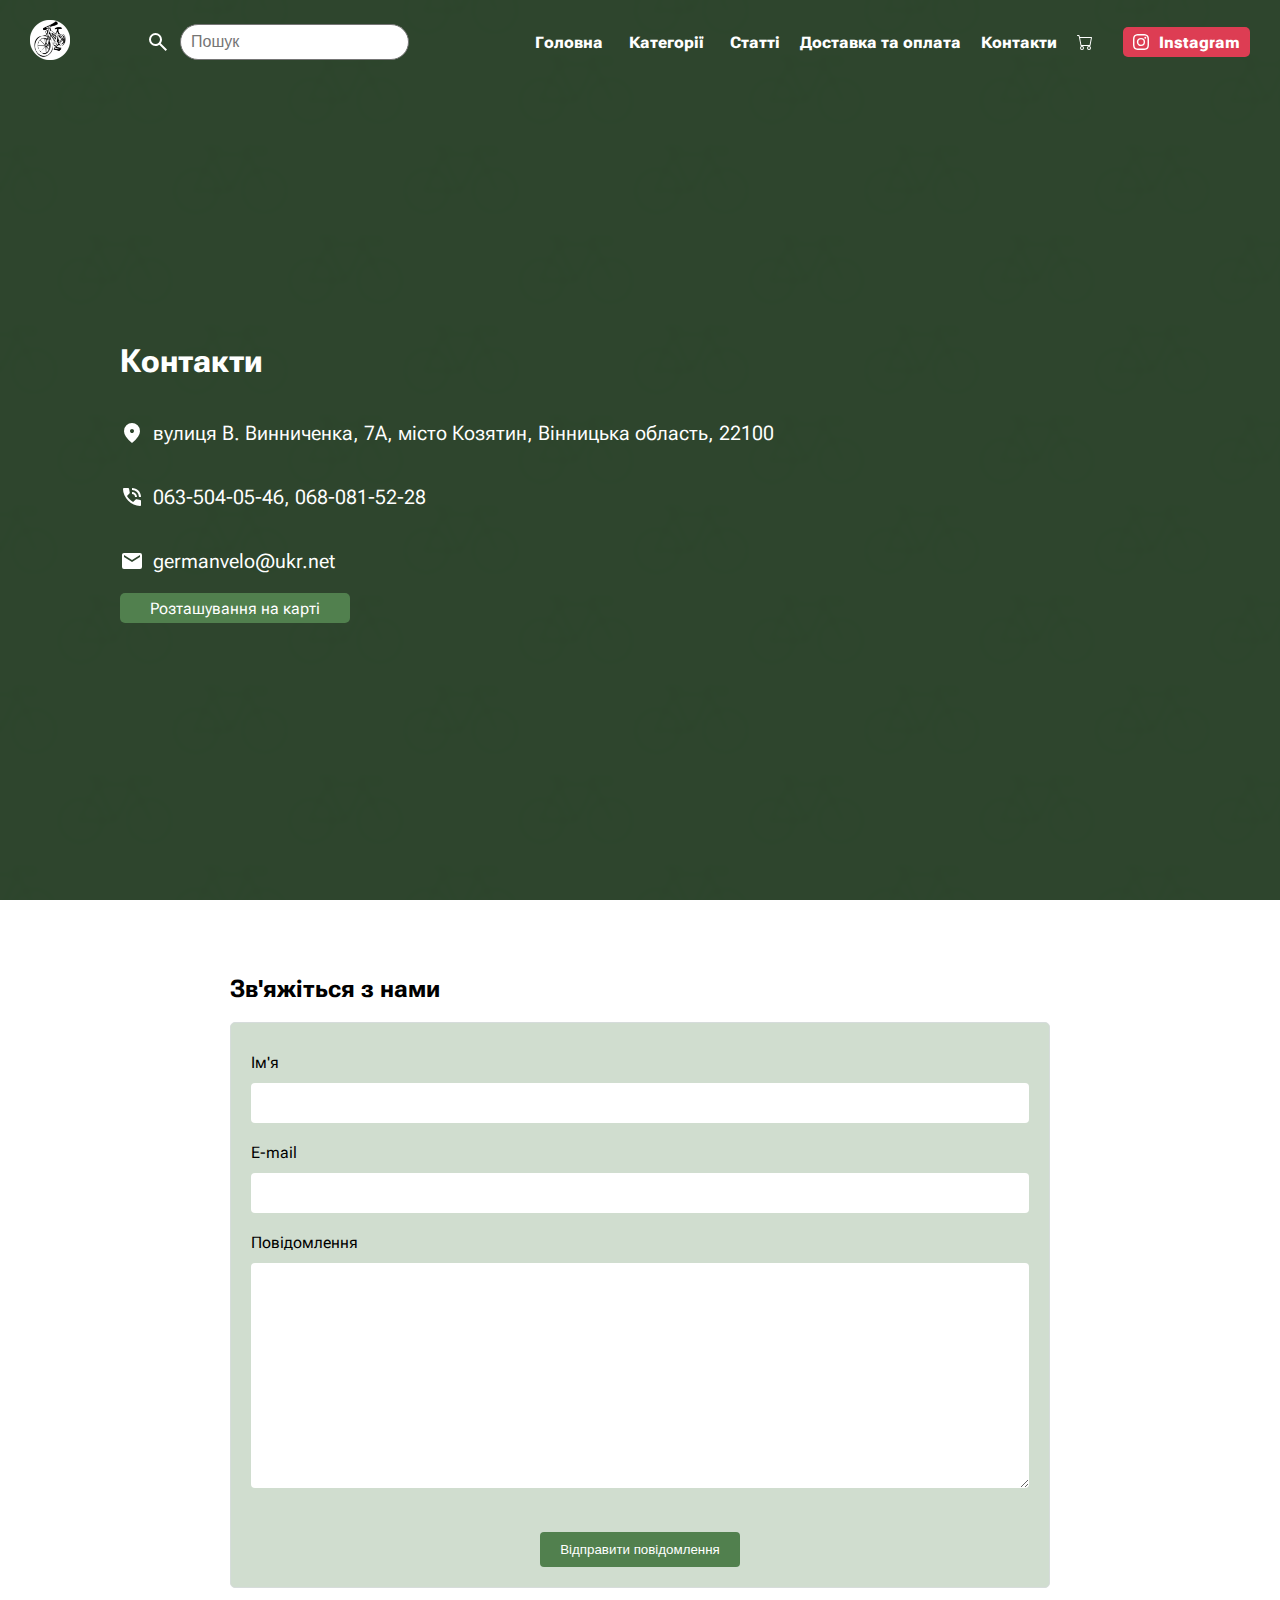
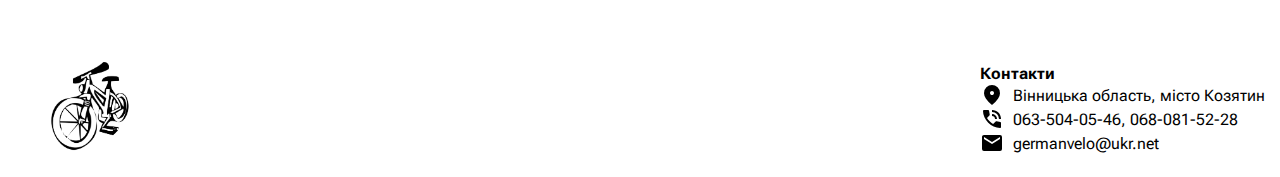
<file: eurobikes/contacts.html>
<!DOCTYPE html>
<html lang="en">

<head>
    <title>Eurobikes - велосипеди з Європи</title>
    <meta charset="UTF-8" />
    <meta http-equiv="X-UA-Compatible" content="IE=edge" />
    <meta name="viewport" content="width=device-width, initial-scale=1.0" />
    <link rel="preconnect" href="https://fonts.googleapis.com">
    <link rel="preconnect" href="https://fonts.gstatic.com" crossorigin>
    <link
        href="https://fonts.googleapis.com/css2?family=Quicksand:wght@300&family=Roboto+Flex:opsz,wght@8..144,100&display=swap"
        rel="stylesheet">
    <link rel="stylesheet" href="../style.css">
</head>

<body>
    <header class="header header-contacts">
        <div class="mobile-menu">
            <ul class="nav-list-top">
                <li class="nav-links">
                    <a href="../index.html">Головна</a>
                </li>
                <li class="nav-links">
                    <div class="dropdown">
                        <button class="dropbtn">Категорії
                            <i class="fa fa-caret-down"></i>
                        </button>
                        <div class="dropdown-content">
                            <a href="#">Дорожні</a>
                            <a href="#">Гірські</a>
                            <a href="#">Шосейні</a>
                            <a href="#">Електровелосипеди</a>
                            <a href="#">Гібриди</a>
                            <a href="#">Дитячі</a>
                            <a href="#">Аксесуари та запчастини</a>
                        </div>
                    </div>
                </li>
                <li class="nav-links">
                    <a href="./how-to-choose-a-bike.html">Статті</a>
                </li>
                <li class="nav-links">
                    <a href="./delivery.html">Доставка та оплата</a>
                </li>
                <li class="nav-links">
                    <a href="./contacts.html">Контакти</a>
                </li>
                <!-- <li class="nav-links">
                    <a href="./reviews.html">Відгуки</a>
                </li> -->
                <li class="nav-links">
                    <a href="./cart.html">Кошик</a>
                </li>
                <li class="nav-links">
                    <a href="https://www.instagram.com/eurobikes_com_ua/">
                        <div class="insta-img">
                            <svg style="color: white" xmlns="http://www.w3.org/2000/svg" width="16" height="16" fill="currentColor" class="instagram" viewBox="0 0 16 16"> <path d="M8 0C5.829 0 5.556.01 4.703.048 3.85.088 3.269.222 2.76.42a3.917 3.917 0 0 0-1.417.923A3.927 3.927 0 0 0 .42 2.76C.222 3.268.087 3.85.048 4.7.01 5.555 0 5.827 0 8.001c0 2.172.01 2.444.048 3.297.04.852.174 1.433.372 1.942.205.526.478.972.923 1.417.444.445.89.719 1.416.923.51.198 1.09.333 1.942.372C5.555 15.99 5.827 16 8 16s2.444-.01 3.298-.048c.851-.04 1.434-.174 1.943-.372a3.916 3.916 0 0 0 1.416-.923c.445-.445.718-.891.923-1.417.197-.509.332-1.09.372-1.942C15.99 10.445 16 10.173 16 8s-.01-2.445-.048-3.299c-.04-.851-.175-1.433-.372-1.941a3.926 3.926 0 0 0-.923-1.417A3.911 3.911 0 0 0 13.24.42c-.51-.198-1.092-.333-1.943-.372C10.443.01 10.172 0 7.998 0h.003zm-.717 1.442h.718c2.136 0 2.389.007 3.232.046.78.035 1.204.166 1.486.275.373.145.64.319.92.599.28.28.453.546.598.92.11.281.24.705.275 1.485.039.843.047 1.096.047 3.231s-.008 2.389-.047 3.232c-.035.78-.166 1.203-.275 1.485a2.47 2.47 0 0 1-.599.919c-.28.28-.546.453-.92.598-.28.11-.704.24-1.485.276-.843.038-1.096.047-3.232.047s-2.39-.009-3.233-.047c-.78-.036-1.203-.166-1.485-.276a2.478 2.478 0 0 1-.92-.598 2.48 2.48 0 0 1-.6-.92c-.109-.281-.24-.705-.275-1.485-.038-.843-.046-1.096-.046-3.233 0-2.136.008-2.388.046-3.231.036-.78.166-1.204.276-1.486.145-.373.319-.64.599-.92.28-.28.546-.453.92-.598.282-.11.705-.24 1.485-.276.738-.034 1.024-.044 2.515-.045v.002zm4.988 1.328a.96.96 0 1 0 0 1.92.96.96 0 0 0 0-1.92zm-4.27 1.122a4.109 4.109 0 1 0 0 8.217 4.109 4.109 0 0 0 0-8.217zm0 1.441a2.667 2.667 0 1 1 0 5.334 2.667 2.667 0 0 1 0-5.334z" fill="white"></path> </svg>
                        </div>
                        <p style="color: white;">Instagram</p>
                    </a>
                </li>
            </ul>
        </div>
        <nav class="navigation">
            <div class="main-image">
                <a href="../index.html">
                    <img src="../images/logo.png" alt="logo">
                </a>
            </div>
            <div class="header-menu">
                <div class="nav-toggle">
                    <svg id="my-svg" aria-hidden="true" focusable="false" data-prefix="fas" data-icon="bars" role="img" xmlns="http://www.w3.org/2000/svg" viewBox="0 0 448 512" class="svg-lines">
                        <path id="svg-path" fill="currentColor" d="M16 132h416c8.837 0 16-7.163 16-16V76c0-8.837-7.163-16-16-16H16C7.163 60 0 67.163 0 76v40c0 8.837 7.163 16 16 16zm0 160h416c8.837 0 16-7.163 16-16v-40c0-8.837-7.163-16-16-16H16c-8.837 0-16 7.163-16 16v40c0 8.837 7.163 16 16 16zm0 160h416c8.837 0 16-7.163 16-16v-40c0-8.837-7.163-16-16-16H16c-8.837 0-16 7.163-16 16v40c0 8.837 7.163 16 16 16z" class=""></path>
                    </svg>
                </div>
                <div class="search">
                    <div class="search-image" onclick="showSearchBar(event)">
                        <svg xmlns="http://www.w3.org/2000/svg" width="24" height="24" viewBox="0 0 24 24"><path fill="currentColor" d="m19.6 21l-6.3-6.3q-.75.6-1.725.95Q10.6 16 9.5 16q-2.725 0-4.612-1.887Q3 12.225 3 9.5q0-2.725 1.888-4.613Q6.775 3 9.5 3t4.613 1.887Q16 6.775 16 9.5q0 1.1-.35 2.075q-.35.975-.95 1.725l6.3 6.3ZM9.5 14q1.875 0 3.188-1.312Q14 11.375 14 9.5q0-1.875-1.312-3.188Q11.375 5 9.5 5Q7.625 5 6.312 6.312Q5 7.625 5 9.5q0 1.875 1.312 3.188Q7.625 14 9.5 14Z"/></svg>
                    </div>
                    <input class="search-input" type="text" placeholder="Пошук">
                </div>
            </div>
            <ul class="nav-list">
                <li class="nav-links">
                    <a href="../index.html">Головна</a>
                </li>
                <li class="nav-links">
                    <div class="dropdown">
                        <button class="dropbtn">Категорії
                            <i class="fa fa-caret-down"></i>
                        </button>
                        <div class="dropdown-content">
                            <a href="#">Дорожні</a>
                            <a href="#">Гірські</a>
                            <a href="#">Шосейні</a>
                            <a href="#">Електровелосипеди</a>
                            <a href="#">Гібриди</a>
                            <a href="#">Дитячі</a>
                            <a href="#">Аксесуари та запчастини</a>
                        </div>
                    </div>
                </li>
                <li class="nav-links">
                    <a href="./how-to-choose-a-bike.html">Статті</a>
                </li>
                <li class="nav-links">
                    <a href="./delivery.html">Доставка та оплата</a>
                </li>
                <li class="nav-links">
                    <a href="#">Контакти</a>
                </li>
                <!-- <li class="nav-links">
                    <a href="./reviews.html">Відгуки</a>
                </li> -->
                <li class="nav-links">
                    <a href="./cart.html">
                        <div class="insta-img">
                            <svg xmlns="http://www.w3.org/2000/svg" width="16" height="16" fill="currentColor"
                                class="bi bi-cart" viewBox="0 0 16 16">
                                <path
                                    d="M0 1.5A.5.5 0 0 1 .5 1H2a.5.5 0 0 1 .485.379L2.89 3H14.5a.5.5 0 0 1 .491.592l-1.5 8A.5.5 0 0 1 13 12H4a.5.5 0 0 1-.491-.408L2.01 3.607 1.61 2H.5a.5.5 0 0 1-.5-.5zM3.102 4l1.313 7h8.17l1.313-7H3.102zM5 12a2 2 0 1 0 0 4 2 2 0 0 0 0-4zm7 0a2 2 0 1 0 0 4 2 2 0 0 0 0-4zm-7 1a1 1 0 1 1 0 2 1 1 0 0 1 0-2zm7 0a1 1 0 1 1 0 2 1 1 0 0 1 0-2z" />
                            </svg>
                        </div>
                    </a>
                </li>
                <li class="nav-links">
                    <a href="https://www.instagram.com/eurobikes_com_ua/">
                        <div class="insta-img">
                            <svg style="color: white" xmlns="http://www.w3.org/2000/svg" width="16" height="16"
                                fill="currentColor" class="instagram" viewBox="0 0 16 16">
                                <path
                                    d="M8 0C5.829 0 5.556.01 4.703.048 3.85.088 3.269.222 2.76.42a3.917 3.917 0 0 0-1.417.923A3.927 3.927 0 0 0 .42 2.76C.222 3.268.087 3.85.048 4.7.01 5.555 0 5.827 0 8.001c0 2.172.01 2.444.048 3.297.04.852.174 1.433.372 1.942.205.526.478.972.923 1.417.444.445.89.719 1.416.923.51.198 1.09.333 1.942.372C5.555 15.99 5.827 16 8 16s2.444-.01 3.298-.048c.851-.04 1.434-.174 1.943-.372a3.916 3.916 0 0 0 1.416-.923c.445-.445.718-.891.923-1.417.197-.509.332-1.09.372-1.942C15.99 10.445 16 10.173 16 8s-.01-2.445-.048-3.299c-.04-.851-.175-1.433-.372-1.941a3.926 3.926 0 0 0-.923-1.417A3.911 3.911 0 0 0 13.24.42c-.51-.198-1.092-.333-1.943-.372C10.443.01 10.172 0 7.998 0h.003zm-.717 1.442h.718c2.136 0 2.389.007 3.232.046.78.035 1.204.166 1.486.275.373.145.64.319.92.599.28.28.453.546.598.92.11.281.24.705.275 1.485.039.843.047 1.096.047 3.231s-.008 2.389-.047 3.232c-.035.78-.166 1.203-.275 1.485a2.47 2.47 0 0 1-.599.919c-.28.28-.546.453-.92.598-.28.11-.704.24-1.485.276-.843.038-1.096.047-3.232.047s-2.39-.009-3.233-.047c-.78-.036-1.203-.166-1.485-.276a2.478 2.478 0 0 1-.92-.598 2.48 2.48 0 0 1-.6-.92c-.109-.281-.24-.705-.275-1.485-.038-.843-.046-1.096-.046-3.233 0-2.136.008-2.388.046-3.231.036-.78.166-1.204.276-1.486.145-.373.319-.64.599-.92.28-.28.546-.453.92-.598.282-.11.705-.24 1.485-.276.738-.034 1.024-.044 2.515-.045v.002zm4.988 1.328a.96.96 0 1 0 0 1.92.96.96 0 0 0 0-1.92zm-4.27 1.122a4.109 4.109 0 1 0 0 8.217 4.109 4.109 0 0 0 0-8.217zm0 1.441a2.667 2.667 0 1 1 0 5.334 2.667 2.667 0 0 1 0-5.334z"
                                    fill="white"></path>
                            </svg>
                        </div>
                        <p style="color: white;">Instagram</p>
                    </a>
                </li>
            </ul>
        </nav>
        <div class="contacts">
            <div class="title">
                <h1>Контакти</h1>
            </div>
            <div class="item">
                <div class="img-item">
                    <svg xmlns="http://www.w3.org/2000/svg" width="24" height="24" viewBox="0 0 24 24">
                        <path fill="currentColor"
                            d="M12 12q.825 0 1.413-.588Q14 10.825 14 10t-.587-1.413Q12.825 8 12 8q-.825 0-1.412.587Q10 9.175 10 10q0 .825.588 1.412Q11.175 12 12 12Zm0 10q-4.025-3.425-6.012-6.363Q4 12.7 4 10.2q0-3.75 2.413-5.975Q8.825 2 12 2t5.587 2.225Q20 6.45 20 10.2q0 2.5-1.987 5.437Q16.025 18.575 12 22Z" />
                    </svg>
                </div>
                <p>вулиця В. Винниченка, 7А, місто Козятин, Вінницька область, 22100</p>
            </div>
            <div class="item">
                <div class="img-item">
                    <svg xmlns="http://www.w3.org/2000/svg" width="24" height="24" viewBox="0 0 24 24">
                        <path fill="currentColor"
                            d="M19 11.95q0-2.925-2.038-4.963Q14.925 4.95 12 4.95v-2q1.875 0 3.513.712q1.637.713 2.85 1.926q1.212 1.212 1.925 2.85Q21 10.075 21 11.95Zm-4 0q0-1.25-.875-2.125T12 8.95v-2q2.075 0 3.538 1.462Q17 9.875 17 11.95ZM19.95 21q-3.225 0-6.287-1.438q-3.063-1.437-5.425-3.8q-2.363-2.362-3.8-5.425Q3 7.275 3 4.05q0-.45.3-.75t.75-.3H8.1q.35 0 .625.225t.325.575l.65 3.5q.05.35-.012.637q-.063.288-.288.513L7 10.9q1.05 1.8 2.625 3.375T13.1 17l2.35-2.35q.225-.225.588-.338q.362-.112.712-.062l3.45.7q.35.075.575.337q.225.263.225.613v4.05q0 .45-.3.75t-.75.3Z" />
                    </svg>
                </div>
                <p>
                    <a href="tel:+380635040546">063-504-05-46</a>,
                    <a href="tel:+380680815228">068-081-52-28</a>
                </p>
            </div>
            <div class="item">
                <div class="img-item">
                    <svg xmlns="http://www.w3.org/2000/svg" width="24" height="24" viewBox="0 0 24 24">
                        <path fill="currentColor"
                            d="m20 8l-8 5l-8-5V6l8 5l8-5m0-2H4c-1.11 0-2 .89-2 2v12a2 2 0 0 0 2 2h16a2 2 0 0 0 2-2V6a2 2 0 0 0-2-2Z" />
                    </svg>
                </div>
                <p><a href="mailto:germanvelo@ukr.net">germanvelo@ukr.net</a></p>
            </div>
            <div class="link location left">
                <a
                    href="https://www.google.com/maps/place/%D0%92%D0%B5%D0%BB%D0%BE%D0%A1%D1%96%D1%82%D1%96/@49.7132455,28.8376746,17.16z/data=!4m6!3m5!1s0x472ce1c4a2f87897:0x5fca6f27dbc2886b!8m2!3d49.7136387!4d28.8372639!16s%2Fg%2F11pxwjdgkk?authuser=0">Розташування
                    на карті</a>
            </div>
        </div>
    </header>
    <div class="container form-container">
        <section id="content" class="w100vh">
            <div class="row-info">
                <div class="">
                    <h2>Зв'яжіться з нами</h2>
                </div>
                <div class="col">
                    <form class="contact-form green-container">
                        <div class="form-fields">
                            <div class="form-group">
                                <div class="form-group-label">
                                    <label class="form-label">Ім'я</label>
                                </div>
                                <div class="form-group-input">
                                    <input class="form-input" name="name" type="text">
                                </div>
                            </div>
                            <div class="form-group">
                                <div class="form-group-label">
                                    <label class="form-label">E-mail</label>
                                </div>
                                <div class="form-group-input">
                                    <input class="form-input" name="email" type="email">
                                </div>
                            </div>
                            <div class="form-group">
                                <div class="form-group-label">
                                    <label class="form-label">Повідомлення</label>
                                </div>
                                <div class="form-group-input">
                                    <textarea class="form-input" name="message"></textarea>
                                </div>
                            </div>
                        </div>
                        <div class="form-actions">
                            <button type="submit" class="form-submit-button">Відправити повідомлення</button>
                        </div>
                    </form>
                </div>
            </div>
        </section>
    </div>
    
    <footer>
        <div class="logo">
            <a href="">
                <img src="../images/logo.png" alt="logo">
            </a>
        </div>
            
        <div class="footer-contacts">
            <div class="footer-title">Контакти</div>
            <div class="footer-item">
                <div class="img-item">
                    <svg xmlns="http://www.w3.org/2000/svg" width="24" height="24" viewBox="0 0 24 24">
                        <path fill="currentColor"
                            d="M12 12q.825 0 1.413-.588Q14 10.825 14 10t-.587-1.413Q12.825 8 12 8q-.825 0-1.412.587Q10 9.175 10 10q0 .825.588 1.412Q11.175 12 12 12Zm0 10q-4.025-3.425-6.012-6.363Q4 12.7 4 10.2q0-3.75 2.413-5.975Q8.825 2 12 2t5.587 2.225Q20 6.45 20 10.2q0 2.5-1.987 5.437Q16.025 18.575 12 22Z" />
                    </svg>
                </div>
                Вінницька область, місто Козятин
            </div>
            <div class="footer-item">
                <div class="img-item">
                    <svg xmlns="http://www.w3.org/2000/svg" width="24" height="24" viewBox="0 0 24 24">
                        <path fill="currentColor"
                            d="M19 11.95q0-2.925-2.038-4.963Q14.925 4.95 12 4.95v-2q1.875 0 3.513.712q1.637.713 2.85 1.926q1.212 1.212 1.925 2.85Q21 10.075 21 11.95Zm-4 0q0-1.25-.875-2.125T12 8.95v-2q2.075 0 3.538 1.462Q17 9.875 17 11.95ZM19.95 21q-3.225 0-6.287-1.438q-3.063-1.437-5.425-3.8q-2.363-2.362-3.8-5.425Q3 7.275 3 4.05q0-.45.3-.75t.75-.3H8.1q.35 0 .625.225t.325.575l.65 3.5q.05.35-.012.637q-.063.288-.288.513L7 10.9q1.05 1.8 2.625 3.375T13.1 17l2.35-2.35q.225-.225.588-.338q.362-.112.712-.062l3.45.7q.35.075.575.337q.225.263.225.613v4.05q0 .45-.3.75t-.75.3Z" />
                    </svg>
                </div>
                <div>
                    <a href="tel:+380635040546">063-504-05-46</a>,
                    <a href="tel:+380680815228">068-081-52-28</a>
                </div>
            </div>
            <div class="footer-item">
                <div class="img-item">
                    <svg xmlns="http://www.w3.org/2000/svg" width="24" height="24" viewBox="0 0 24 24">
                        <path fill="currentColor"
                            d="m20 8l-8 5l-8-5V6l8 5l8-5m0-2H4c-1.11 0-2 .89-2 2v12a2 2 0 0 0 2 2h16a2 2 0 0 0 2-2V6a2 2 0 0 0-2-2Z" />
                    </svg>
                </div><a href="mailto:germanvelo@ukr.net">germanvelo@ukr.net</a>
            </div>
        </div>
    </footer>

    <div class="go-top no-active"></div>
    
    <script src="../script.js"></script>
</body>

</html>
</file>
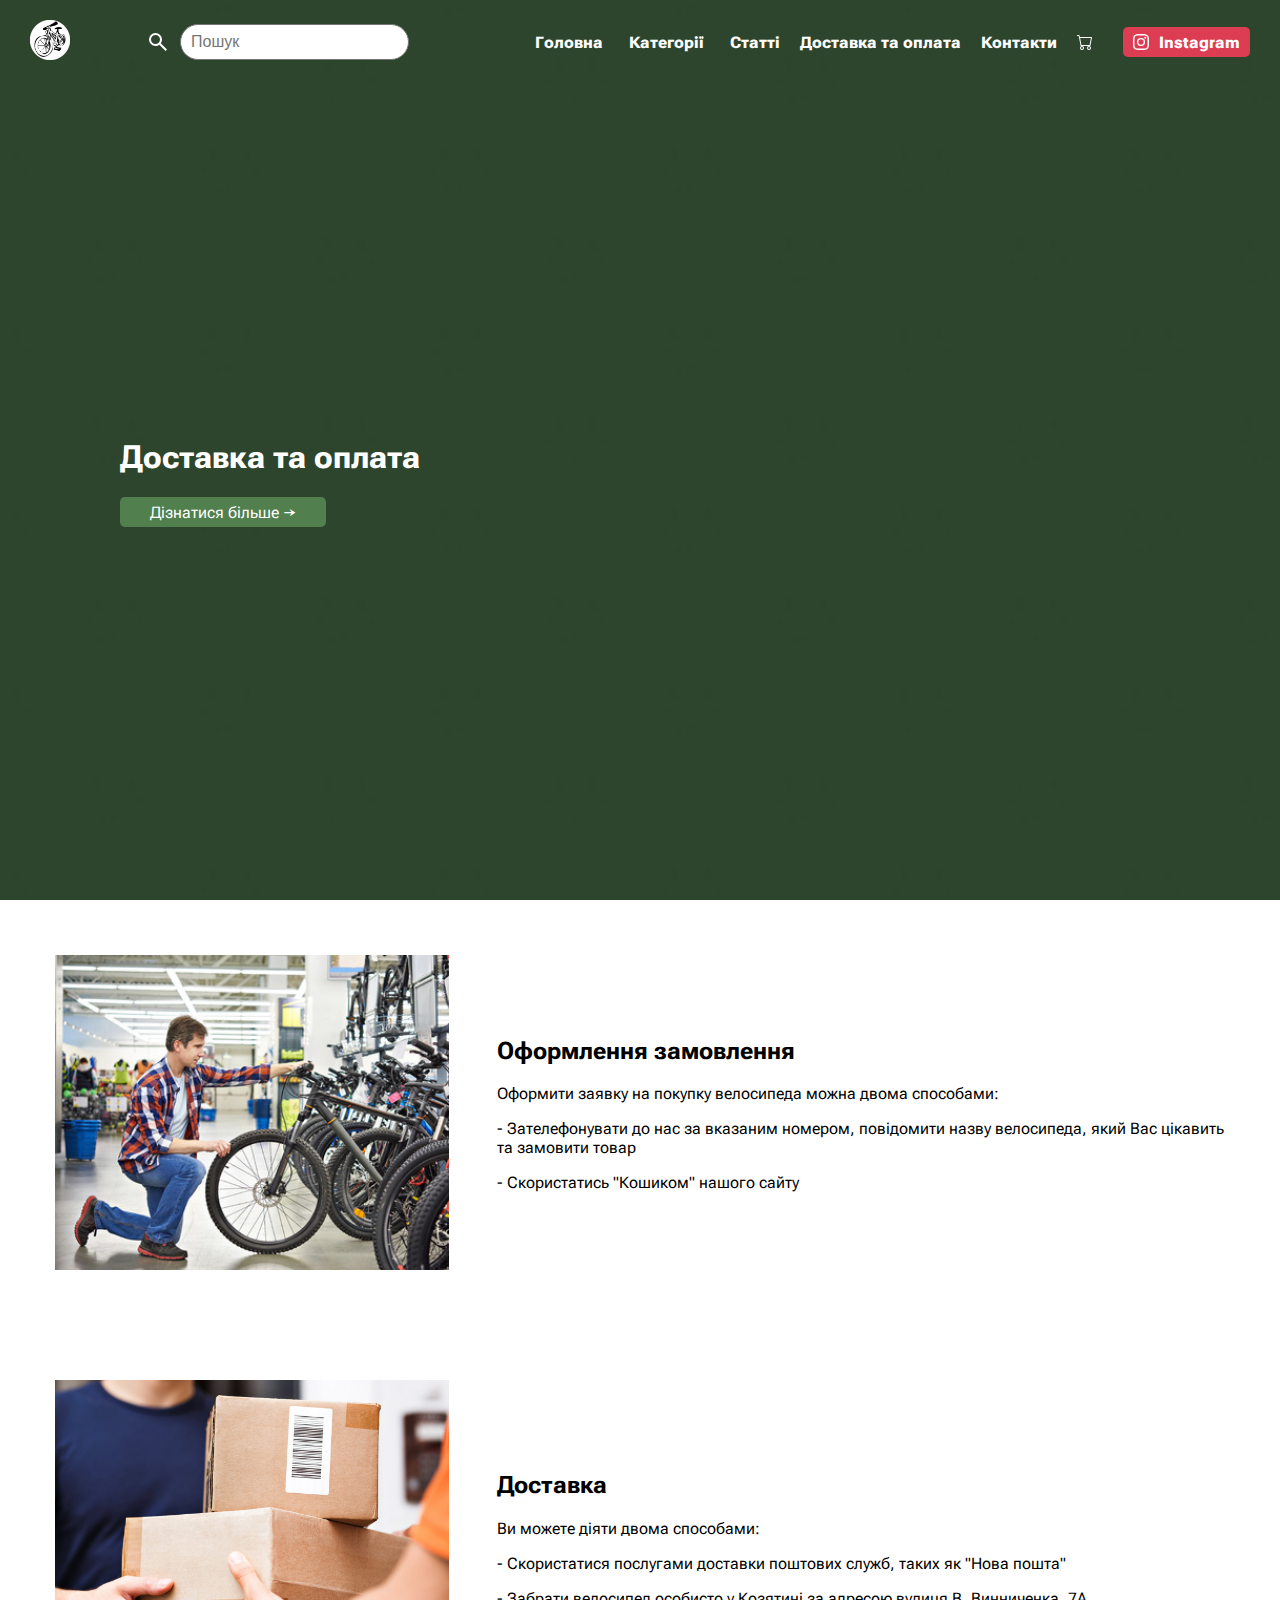
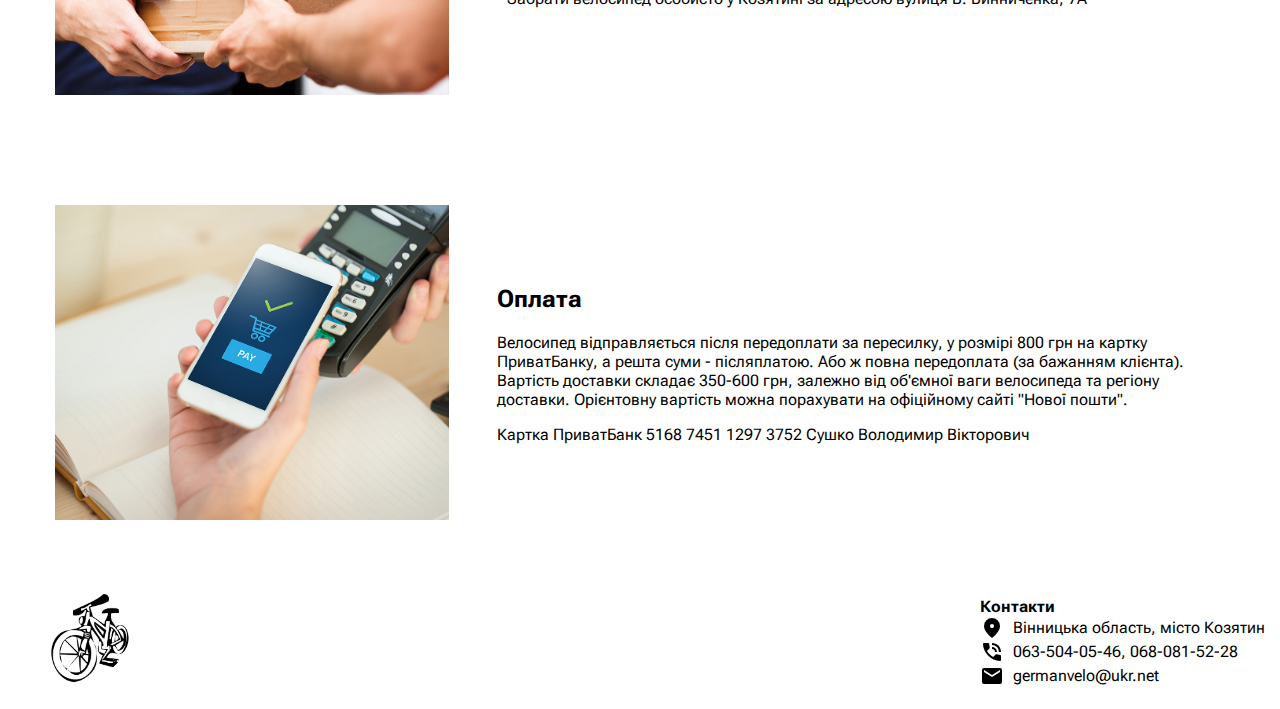
<file: eurobikes/delivery.html>
<!DOCTYPE html>
<html lang="en">

<head>
    <title>Eurobikes - велосипеди з Європи</title>
    <meta charset="UTF-8" />
    <meta http-equiv="X-UA-Compatible" content="IE=edge" />
    <meta name="viewport" content="width=device-width, initial-scale=1.0" />
    <link rel="preconnect" href="https://fonts.googleapis.com">
    <link rel="preconnect" href="https://fonts.gstatic.com" crossorigin>
    <link
        href="https://fonts.googleapis.com/css2?family=Quicksand:wght@300&family=Roboto+Flex:opsz,wght@8..144,100&display=swap"
        rel="stylesheet">
    <link rel="stylesheet" href="../style.css">
</head>

<body>
    <header class="header header-delivery">
        <div class="mobile-menu">
            <ul class="nav-list-top">
                <li class="nav-links">
                    <a href="../index.html">Головна</a>
                </li>
                <li class="nav-links">
                    <!-- <a href="#">Категорії</a> -->
                    <div class="dropdown">
                        <button class="dropbtn">Категорії
                            <i class="fa fa-caret-down"></i>
                        </button>
                        <div class="dropdown-content">
                            <a href="#">Дорожні</a>
                            <a href="#">Гірські</a>
                            <a href="#">Шосейні</a>
                            <a href="#">Електровелосипеди</a>
                            <a href="#">Гібриди</a>
                            <a href="#">Дитячі</a>
                            <a href="#">Аксесуари та запчастини</a>
                        </div>
                    </div>
                </li>
                <li class="nav-links">
                    <a href="./how-to-choose-a-bike.html">Статті</a>
                </li>
                <li class="nav-links">
                    <a href="./delivery.html">Доставка та оплата</a>
                </li>
                <li class="nav-links">
                    <a href="./contacts.html">Контакти</a>
                </li>
                <!-- <li class="nav-links">
                    <a href="./reviews.html">Відгуки</a>
                </li> -->
                <li class="nav-links">
                    <a href="./cart.html">Кошик</a>
                </li>
                <li class="nav-links">
                    <a href="https://www.instagram.com/eurobikes_com_ua/">
                        <div class="insta-img">
                            <svg style="color: white" xmlns="http://www.w3.org/2000/svg" width="16" height="16" fill="currentColor" class="instagram" viewBox="0 0 16 16"> <path d="M8 0C5.829 0 5.556.01 4.703.048 3.85.088 3.269.222 2.76.42a3.917 3.917 0 0 0-1.417.923A3.927 3.927 0 0 0 .42 2.76C.222 3.268.087 3.85.048 4.7.01 5.555 0 5.827 0 8.001c0 2.172.01 2.444.048 3.297.04.852.174 1.433.372 1.942.205.526.478.972.923 1.417.444.445.89.719 1.416.923.51.198 1.09.333 1.942.372C5.555 15.99 5.827 16 8 16s2.444-.01 3.298-.048c.851-.04 1.434-.174 1.943-.372a3.916 3.916 0 0 0 1.416-.923c.445-.445.718-.891.923-1.417.197-.509.332-1.09.372-1.942C15.99 10.445 16 10.173 16 8s-.01-2.445-.048-3.299c-.04-.851-.175-1.433-.372-1.941a3.926 3.926 0 0 0-.923-1.417A3.911 3.911 0 0 0 13.24.42c-.51-.198-1.092-.333-1.943-.372C10.443.01 10.172 0 7.998 0h.003zm-.717 1.442h.718c2.136 0 2.389.007 3.232.046.78.035 1.204.166 1.486.275.373.145.64.319.92.599.28.28.453.546.598.92.11.281.24.705.275 1.485.039.843.047 1.096.047 3.231s-.008 2.389-.047 3.232c-.035.78-.166 1.203-.275 1.485a2.47 2.47 0 0 1-.599.919c-.28.28-.546.453-.92.598-.28.11-.704.24-1.485.276-.843.038-1.096.047-3.232.047s-2.39-.009-3.233-.047c-.78-.036-1.203-.166-1.485-.276a2.478 2.478 0 0 1-.92-.598 2.48 2.48 0 0 1-.6-.92c-.109-.281-.24-.705-.275-1.485-.038-.843-.046-1.096-.046-3.233 0-2.136.008-2.388.046-3.231.036-.78.166-1.204.276-1.486.145-.373.319-.64.599-.92.28-.28.546-.453.92-.598.282-.11.705-.24 1.485-.276.738-.034 1.024-.044 2.515-.045v.002zm4.988 1.328a.96.96 0 1 0 0 1.92.96.96 0 0 0 0-1.92zm-4.27 1.122a4.109 4.109 0 1 0 0 8.217 4.109 4.109 0 0 0 0-8.217zm0 1.441a2.667 2.667 0 1 1 0 5.334 2.667 2.667 0 0 1 0-5.334z" fill="white"></path> </svg>
                        </div>
                        <p style="color: white;">Instagram</p>
                    </a>
                </li>
            </ul>
        </div>
        <nav class="navigation">
            <div class="main-image">
                <a href="../index.html">
                    <img src="../images/logo.png" alt="logo">
                </a>
            </div>
            <div class="header-menu">
                <div class="nav-toggle">
                    <svg id="my-svg" aria-hidden="true" focusable="false" data-prefix="fas" data-icon="bars" role="img" xmlns="http://www.w3.org/2000/svg" viewBox="0 0 448 512" class="svg-lines">
                        <path id="svg-path" fill="currentColor" d="M16 132h416c8.837 0 16-7.163 16-16V76c0-8.837-7.163-16-16-16H16C7.163 60 0 67.163 0 76v40c0 8.837 7.163 16 16 16zm0 160h416c8.837 0 16-7.163 16-16v-40c0-8.837-7.163-16-16-16H16c-8.837 0-16 7.163-16 16v40c0 8.837 7.163 16 16 16zm0 160h416c8.837 0 16-7.163 16-16v-40c0-8.837-7.163-16-16-16H16c-8.837 0-16 7.163-16 16v40c0 8.837 7.163 16 16 16z" class=""></path>
                    </svg>
                </div>
                <div class="search">
                    <div class="search-image" onclick="showSearchBar(event)">
                        <svg xmlns="http://www.w3.org/2000/svg" width="24" height="24" viewBox="0 0 24 24"><path fill="currentColor" d="m19.6 21l-6.3-6.3q-.75.6-1.725.95Q10.6 16 9.5 16q-2.725 0-4.612-1.887Q3 12.225 3 9.5q0-2.725 1.888-4.613Q6.775 3 9.5 3t4.613 1.887Q16 6.775 16 9.5q0 1.1-.35 2.075q-.35.975-.95 1.725l6.3 6.3ZM9.5 14q1.875 0 3.188-1.312Q14 11.375 14 9.5q0-1.875-1.312-3.188Q11.375 5 9.5 5Q7.625 5 6.312 6.312Q5 7.625 5 9.5q0 1.875 1.312 3.188Q7.625 14 9.5 14Z"/></svg>
                    </div>
                    <input class="search-input" type="text" placeholder="Пошук">
                </div>
            </div>
            <ul class="nav-list">
                <li class="nav-links">
                    <a href="../index.html">Головна</a>
                </li>
                <li class="nav-links">
                    <div class="dropdown">
                        <button class="dropbtn">Категорії
                            <i class="fa fa-caret-down"></i>
                        </button>
                        <div class="dropdown-content">
                            <a href="#">Дорожні</a>
                            <a href="#">Гірські</a>
                            <a href="#">Шосейні</a>
                            <a href="#">Електровелосипеди</a>
                            <a href="#">Гібриди</a>
                            <a href="#">Дитячі</a>
                            <a href="#">Аксесуари та запчастини</a>
                        </div>
                    </div>
                </li>
                <li class="nav-links">
                    <a href="./how-to-choose-a-bike.html">Статті</a>
                </li>
                <li class="nav-links">
                    <a href="#">Доставка та оплата</a>
                </li>
                <li class="nav-links">
                    <a href="./contacts.html">Контакти</a>
                </li>
                <!-- <li class="nav-links">
                    <a href="./reviews.html">Відгуки</a>
                </li> -->
                <li class="nav-links">
                    <a href="./cart.html">
                        <div class="insta-img">
                            <svg xmlns="http://www.w3.org/2000/svg" width="16" height="16" fill="currentColor" class="bi bi-cart" viewBox="0 0 16 16"> <path d="M0 1.5A.5.5 0 0 1 .5 1H2a.5.5 0 0 1 .485.379L2.89 3H14.5a.5.5 0 0 1 .491.592l-1.5 8A.5.5 0 0 1 13 12H4a.5.5 0 0 1-.491-.408L2.01 3.607 1.61 2H.5a.5.5 0 0 1-.5-.5zM3.102 4l1.313 7h8.17l1.313-7H3.102zM5 12a2 2 0 1 0 0 4 2 2 0 0 0 0-4zm7 0a2 2 0 1 0 0 4 2 2 0 0 0 0-4zm-7 1a1 1 0 1 1 0 2 1 1 0 0 1 0-2zm7 0a1 1 0 1 1 0 2 1 1 0 0 1 0-2z"/> </svg>
                        </div>
                    </a>
                </li>
                <li class="nav-links">
                    <a href="https://www.instagram.com/eurobikes_com_ua/">
                        <div class="insta-img">
                            <svg style="color: white" xmlns="http://www.w3.org/2000/svg" width="16" height="16"
                                fill="currentColor" class="instagram" viewBox="0 0 16 16">
                                <path
                                    d="M8 0C5.829 0 5.556.01 4.703.048 3.85.088 3.269.222 2.76.42a3.917 3.917 0 0 0-1.417.923A3.927 3.927 0 0 0 .42 2.76C.222 3.268.087 3.85.048 4.7.01 5.555 0 5.827 0 8.001c0 2.172.01 2.444.048 3.297.04.852.174 1.433.372 1.942.205.526.478.972.923 1.417.444.445.89.719 1.416.923.51.198 1.09.333 1.942.372C5.555 15.99 5.827 16 8 16s2.444-.01 3.298-.048c.851-.04 1.434-.174 1.943-.372a3.916 3.916 0 0 0 1.416-.923c.445-.445.718-.891.923-1.417.197-.509.332-1.09.372-1.942C15.99 10.445 16 10.173 16 8s-.01-2.445-.048-3.299c-.04-.851-.175-1.433-.372-1.941a3.926 3.926 0 0 0-.923-1.417A3.911 3.911 0 0 0 13.24.42c-.51-.198-1.092-.333-1.943-.372C10.443.01 10.172 0 7.998 0h.003zm-.717 1.442h.718c2.136 0 2.389.007 3.232.046.78.035 1.204.166 1.486.275.373.145.64.319.92.599.28.28.453.546.598.92.11.281.24.705.275 1.485.039.843.047 1.096.047 3.231s-.008 2.389-.047 3.232c-.035.78-.166 1.203-.275 1.485a2.47 2.47 0 0 1-.599.919c-.28.28-.546.453-.92.598-.28.11-.704.24-1.485.276-.843.038-1.096.047-3.232.047s-2.39-.009-3.233-.047c-.78-.036-1.203-.166-1.485-.276a2.478 2.478 0 0 1-.92-.598 2.48 2.48 0 0 1-.6-.92c-.109-.281-.24-.705-.275-1.485-.038-.843-.046-1.096-.046-3.233 0-2.136.008-2.388.046-3.231.036-.78.166-1.204.276-1.486.145-.373.319-.64.599-.92.28-.28.546-.453.92-.598.282-.11.705-.24 1.485-.276.738-.034 1.024-.044 2.515-.045v.002zm4.988 1.328a.96.96 0 1 0 0 1.92.96.96 0 0 0 0-1.92zm-4.27 1.122a4.109 4.109 0 1 0 0 8.217 4.109 4.109 0 0 0 0-8.217zm0 1.441a2.667 2.667 0 1 1 0 5.334 2.667 2.667 0 0 1 0-5.334z"
                                    fill="white"></path>
                            </svg>
                        </div>
                       <p style="color: white;">Instagram</p>
                    </a>
                </li>
            </ul>
        </nav>
        <div class="contacts">
            <div class="title">
                <h1>Доставка та оплата</h1>
            </div>
            <div class="link left">
                <a href="#content">Дізнатися більше →</a>
            </div>
        </div>
    </header>
    
    <div>
        <div class="">
            <section id="content">
                <div class="row-info al-centre">
                    <img src="/images/order.jpg" alt="checkout-pic">
                    <div>
                        <div class="page-header">
                            <h2>Оформлення замовлення</h2>
                        </div>
                        <div class="article-body">                        
                            <p>Оформити заявку на покупку велосипеда можна двома способами:</p>
                            <p>- Зателефонувати до нас за вказаним номером, повідомити назву велосипеда, який Вас цікавить та замовити товар</p>
                            <p>- Скористатись "Кошиком" нашого сайту</p>
                        </div>
                    </div>
                </div>
            </section>
        </div>
        <div class="">
            <section id="content">
                <div class="row-info al-centre">
                    <img src="/images/delivery.jpg" alt="delivery-pic">
                    <div>
                        <div class="page-header">
                            <h2>Доставка</h2>
                        </div>
                        <div class="article-body">                        
                            <p>Ви можете діяти двома способами:</p>
                            <p>- Скористатися послугами доставки поштових служб, таких як  "Нова пошта"</p>
                            <p>- Забрати велосипед особисто у Козятині за адресою вулиця В. Винниченка, 7А</p>
                        </div>
                    </div>
                </div>
            </section>
        </div>
        <div class="">
            <section id="content">
                <div class="row-info al-centre">
                    <img src="/images/payment.jpg" alt="payment-pic">
                    <div>
                        <div class="page-header">
                            <h2>Оплата</h2>
                        </div>
                        <div class="article-body">                        
                            <p>Велосипед відправляється після передоплати за пересилку, у розмірі 800 грн на картку ПриватБанку, а решта суми - післяплатою. Або ж повна передоплата (за бажанням клієнта). Вартість доставки складає 350-600 грн, залежно від об'ємної ваги велосипеда та регіону доставки. Орієнтовну вартість можна порахувати на офіційному сайті "Нової пошти".</p>
                            <p>Картка ПриватБанк 5168 7451 1297 3752 Сушко Володимир Вікторович</p>
                        </div>
                    </div>
                </div>
            </section>
        </div>
    </div>
    
    <footer>
        <div class="logo">
            <a href="">
                <img src="../images/logo.png" alt="logo">
            </a>
        </div>
        <div class="footer-contacts">
            <div class="footer-title">Контакти</div>
            <div class="footer-item">
                <div class="img-item">
                    <svg xmlns="http://www.w3.org/2000/svg" width="24" height="24" viewBox="0 0 24 24">
                        <path fill="currentColor"
                            d="M12 12q.825 0 1.413-.588Q14 10.825 14 10t-.587-1.413Q12.825 8 12 8q-.825 0-1.412.587Q10 9.175 10 10q0 .825.588 1.412Q11.175 12 12 12Zm0 10q-4.025-3.425-6.012-6.363Q4 12.7 4 10.2q0-3.75 2.413-5.975Q8.825 2 12 2t5.587 2.225Q20 6.45 20 10.2q0 2.5-1.987 5.437Q16.025 18.575 12 22Z" />
                    </svg>
                </div>
                Вінницька область, місто Козятин
            </div>
            <div class="footer-item">
                <div class="img-item">
                    <svg xmlns="http://www.w3.org/2000/svg" width="24" height="24" viewBox="0 0 24 24">
                        <path fill="currentColor"
                            d="M19 11.95q0-2.925-2.038-4.963Q14.925 4.95 12 4.95v-2q1.875 0 3.513.712q1.637.713 2.85 1.926q1.212 1.212 1.925 2.85Q21 10.075 21 11.95Zm-4 0q0-1.25-.875-2.125T12 8.95v-2q2.075 0 3.538 1.462Q17 9.875 17 11.95ZM19.95 21q-3.225 0-6.287-1.438q-3.063-1.437-5.425-3.8q-2.363-2.362-3.8-5.425Q3 7.275 3 4.05q0-.45.3-.75t.75-.3H8.1q.35 0 .625.225t.325.575l.65 3.5q.05.35-.012.637q-.063.288-.288.513L7 10.9q1.05 1.8 2.625 3.375T13.1 17l2.35-2.35q.225-.225.588-.338q.362-.112.712-.062l3.45.7q.35.075.575.337q.225.263.225.613v4.05q0 .45-.3.75t-.75.3Z" />
                    </svg>
                </div>
                <div>
                    <a href="tel:+380635040546">063-504-05-46</a>,
                    <a href="tel:+380680815228">068-081-52-28</a>
                </div>
            </div>
            <div class="footer-item">
                <div class="img-item">
                    <svg xmlns="http://www.w3.org/2000/svg" width="24" height="24" viewBox="0 0 24 24">
                        <path fill="currentColor"
                            d="m20 8l-8 5l-8-5V6l8 5l8-5m0-2H4c-1.11 0-2 .89-2 2v12a2 2 0 0 0 2 2h16a2 2 0 0 0 2-2V6a2 2 0 0 0-2-2Z" />
                    </svg>
                </div><a href="mailto:germanvelo@ukr.net">germanvelo@ukr.net</a>
            </div>
        </div>
    </footer>

    <div class="go-top no-active"></div>

    <script src="../script.js"></script>
</body>

</html>
</file>
<file: style.css>
/* html {
  scroll-behavior: smooth;
} */

body {
  margin: 0px;
  font-family: "Roboto Flex", sans-serif;
  font-size: 16px;
  background-image: url(./images/background.png);
  background-color: #354e36;
}

ul {
  margin: 0px;
  list-style-type: none;
}

a {
  text-decoration: none;
  color: inherit;
}

article {
  display: block;
}

option, .pagination {
  background-color: white;
}

form {
  display: block;
  margin-top: 0em;
}

.header {
  height: calc(100dvh - 40px); 
  height: calc((var(--vh, 1vh) * 100) - 40px);
  background-size: cover;
  background-position: 50%;
  background-repeat: no-repeat;
  display: flex;
  flex-direction: column;
  padding: 20px;
}

.header::after {
  content: "";
  background: #2e452c;
  position: absolute;
  opacity: 0.75;
  top: 0;
  left: 0;
  height: 100%;
  width: 100%;
  transition: all 0.25s ease;
}

.header-main {
  background-image: url(https://cdn.shopify.com/s/files/1/0940/6140/files/2023_Trek_Fuel_Ex_E_Dane_Perras_cover.original_1600x.jpg?v=1658535803);
}

.header-contacts {
  background-image: url(https://ecf.com/sites/ecf.com/files/field/image/Brussels%20car%20free%20day.JPEG.png);
}

.header-articles {
  position: relative;
  height: auto;
  background-image: url(https://cdn.shopify.com/s/files/1/0250/6460/3682/products/BirdBike3_2.jpg?v=1654549266);
}

.header-articles::after {
  height: 100%;
}

.header-delivery {
  background-image: url(https://cdn.shopify.com/s/files/1/0565/3141/9342/t/10/assets/mountain-1634571681091.png?v=1634571688);
}

.header-service {
  background-image: url(https://cdn.outsideonline.com/wp-content/uploads/2022/12/DSC04816-Edit1.jpg);
}

.header-reviews {
  background-image: url(https://www.huntinggeardeals.com/wp-content/uploads/2021/05/best-ebike-for-hunting-quietkat-jeep-e1622602143117-1024x516.jpeg);
}

.header-contacts::after,
.header-articles::after,
.header-delivery::after,
.header-service::after,
.header-reviews::after {
  opacity: 0.9;
}

.navigation {
  justify-content: space-between;
  display: flex;
  position: relative;
  z-index: 3;
}

.main-image {
  display: flex;
  align-items: center;
}

.main-image img {
  height: 40px;
  margin-left: 10px;
}

.search {
  display: flex;
  justify-content: center;
  align-items: center;
}

.search-image {
  display: flex;
  height: 100%;
  align-items: center;
  margin-right: 5px;
  color: white;
}

.search-input {
  padding: 10px;
  border: 1px solid #757575;
  border-radius: 20px;
  font-size: 16px;
  outline: none;
  width: 100%;
  height: 30%;
}

.header-menu {
  background-size: cover;
  background-position: 50%;
  background-repeat: no-repeat;
  display: flex;
  justify-content: space-between;
}

.header-nav {
  padding: 20px;
}

.header-menu.fixed {
  position: fixed;
  width: 88%;
}

.nav-list li:last-of-type a {
  display: flex;
  align-items: center;
  height: 30px;
  padding: 0 10px;
  background-color: #dd3d53;
  border-radius: 5px;
  transition: all 0.25s ease;
}

.nav-list li:last-of-type a:hover {
  background-color: #c9233a;
}

.to-top .nav-links:last-of-type::after, .nav-links:last-of-type::after {
  background-color: transparent;
} 

.nav-list {
  display: flex;
  align-items: center;
}

.nav-list li {
  position: relative;
  color: white;
  font-weight: 800;
  font-size: 16px;
  padding: 0px 10px;
}

.nav-links::after {
  content: "";
  background-color: white;
  height: 2px;
  width: 100%;
  left: 0px;
  bottom: -8px;
  position: absolute;
  transform: scale(0);
  transition: all 0.25s ease;
}

.nav-links:hover {
  transition: all 0.25s ease;
}

.nav-links:hover::after {
  transform: scale(1);
}

.insta-img, svg {
  display: flex;
  height: 100%;
  align-items: center;
  margin-right: 5px;
}

.nav-toggle {
  display: none;
}

.svg-lines {
  display: inline-block;
  font-size: inherit;
  height: 2.5em;
  vertical-align: -0.125em;
  position: relative;
  z-index: 1;
}

.welcome {
  max-width: 100%;
  position: relative;
  z-index: 1;
  margin: auto 100px;
}

.welcome-txt {
  color: white;
  float: right;
  text-align: right;
}

.link {
  clear: both;
  float: right;
}

.left {
  float: left;
}

.link a {
  display: inline-flex;
  align-items: center;
  color: white;
  background-color: #51804e;
  padding-right: 30px;
  padding-left: 30px;
  border-radius: 5px;
  height: 30px;
}

.link a:hover {
  transition: all 0.25s ease;
}

.titles {
  display: flex;
  align-items: center;
  justify-content: center;
}

.lorem {
  margin: 10px 20px;
  font-size: 24px;
}

.container {
  display: flex;
  justify-content: space-between;
}

#content {
  display: flex;
  justify-content: space-between;
  align-items: flex-start;
  padding: 15px;
  background: #fff;
}

.dashed-border-bottom {
  border-bottom: 1px dashed #d9d9d9;
}

.row-fluid, .row-info {
  padding: 40px;
  width: 100%;
}

.row-info>img {
  height: 35vh;
  margin: 0 48px 0 0;
}

.middle-info {
  padding-left: 25px;
  border-left: 1px solid #e9e9e9;
  float: right;
  margin-bottom: 0;
  min-height: 380px;
  width: calc(100% - 300px);
}

.sidebar {
  width: max-content;
  border-radius: 4px;
  padding-top: 24px;
  padding-bottom: 24px;
}

.sidebar-header {
  font-size: 22px;
  line-height: 26px;
  margin: 0 0 15px;
  padding: 0 0 10px;
  border-bottom: 1px dashed #d9d9d9;
}

.sidebar-content a {
  display: block;
  line-height: 40px;
  padding: 3px 10px;
  margin: 0;
  color: #616161;
  transition: all 0.2s ease-out;
}

.article-hover, .pagination-item:hover, .sidebar-content a:hover {
  background-color: #51804e45;
  border-radius: 25px;
}

.shop-menu {
  overflow: hidden;
  border-bottom: 1px dotted #ccc;
  padding: 0;
  margin: 0;
}

.products-list {
  padding: 0;
  display: grid;
  grid-template-columns: repeat(auto-fit, minmax(270px, 1fr));
  grid-gap: 1rem;
}

.product {
  align-items: center;
  box-sizing: border-box;
  display: flex;
  flex-direction: column;
  height: 100%;
  justify-content: space-between;
  margin: auto;
  padding: 20px;
  border: 1px solid #51804e;
  border-radius: 0.5rem;
}

.product-name {
  text-align: center;
}

.product-img {
  max-width: 100%;
}

.product-price {
  color: #354e36;
  font-size: 18px;
  font-weight: bold;
  margin: 10px;
}

.product-buy-button {
  display: flex;
  align-items: center;
  height: 30px;
  padding: 0 10px;
  color: white;
  background-color: #51804e;
  border-radius: 5px;
  transition: all 0.25s ease;
  cursor: pointer;
}

.product-buy-button:hover {
  background-color: #51804e94;
}

.filter {
  display: flex;
  flex-wrap: wrap;
  align-items: center;
}

.filter>div {
  padding: 20px;
  display: flex;
  align-items: center;
}

.sorting>div>select {
  border: 1px solid #757575;
}

.filter>div>select {
  margin: 0 5px;
  cursor: pointer;
  border-radius: 4px;
  line-height: 48px;
  /* padding: 8px 16px;
  font-size: 16px; */
  width: 150px;
  height: 24px;
  outline: none;
  background-color: white;
  color: #757575;
}

.filter>div>div>input {
  margin: 0 5px;
  border-radius: 4px;
  outline: none;
  padding: 4px 8px;
  width: 54px;
  background-color: white;
  color: #757575;
}

.no-border>div>div>input, .no-border>div>select {
  border: none;
}

.breweries {
  padding: 2rem;
}

.page-header2, .input-group {
  display: flex;
  align-items: center;
  justify-content: center;
}

.page-header2 {
  color: #fff;
}

.breweries>ul {
  padding: 0;
  display: grid;
  grid-template-columns: repeat(auto-fit, minmax(320px, 1fr));
  grid-gap: 1rem;
  margin: 0 0 20px 0;
}

.breweries>ul>li {
  border: 1px solid #e2e2e2;
  border-radius: 0.5rem;
}

.breweries>ul>li>figure {
  max-height: 220px;
  overflow: hidden;
  border-top-left-radius: 0.5rem;
  border-top-right-radius: 0.5rem;
  position: relative;
}

.breweries>ul>li>figure>img {
  width: 100%;
}

.breweries>ul>li>figure>figcaption {
  position: absolute;
  bottom: 0;
  background-color: rgba(0, 0, 0, 0.7);
  width: 100%;
}

.breweries>ul>li>figure>figcaption>h3 {
  color: white;
  padding: 0.75rem;
  font-size: 1.25rem;
}

.breweries>ul>li>p {
  font-size: 1rem;
  line-height: 1.5;
  padding: 1rem 0.75rem;
  color: #fff;
}

.breweries>ul>li>a, 
.close-button>a {
  padding: 0.5rem 1rem;
  margin: 0.5rem;
  background-color: #51804e;
  text-decoration: none;
  color: white;
  border-radius: 0.25rem;
  text-align: center;
  display: inline-block;
}

.breweries>ul>li>a:hover, 
.close-button>a:hover {
  opacity: 0.5;
  transition: all 0.25s ease;
}

.footer__title {
  margin: 0 0 10px 0;
  text-align: center;
  font-weight: 700;
  font-size: 20px;
}

.logo, .al-centre {
  display: flex;
  align-items: center;
  flex-direction: row;
}

.logo img {
  height: 100px;
  margin-left: 25px;
}

footer {
  display: flex;
  justify-content: space-between;
  align-items: center;
  padding: 15px;
  background: #fff;
}

.footer-title {
  font-weight: bold;
}

.footer-item {
  display: flex;
  justify-content: flex-start;
  align-items: center;
}

.footer-nav {
  display: block;
  padding: 0;
}

.footer-nav li {
  color: black;
}

.footer-nav li:last-of-type {
  color: white;
}

.contacts {
  max-width: 100%;
  position: relative;
  z-index: 1;
  margin: auto 100px;
}

.title {
  font-weight: bold;
  color: #fff;
}

.item {
  display: flex;
  justify-content: flex-start;
  align-items: center;
  color: #fff;
}

.item p {
  font-size: 20px;
}

.img-item {
  padding: 0 4px 0 0;
}

.contact-form {
  border: 1px solid #d6dcdb;
  margin-top: -1px;
  overflow: hidden;
  padding: 10px 20px 10px 20px;
}

.form-label {
  align-items: center;
  display: inline-flex;
  height: 40px;
}

.form-input {
  border: 1px solid #d6dcdb;
  box-sizing: border-box;
  font-size: 16px;
  font-size: 1rem;
  height: 40px;
  outline: 0;
  padding: 0 20px;
  width: 100%;
}

.form-container {
  display: flex;
  justify-content: center;
  align-items: center;
  background-color: white;
}

.form-fields {
  margin-bottom: 20px;
}

.form-group {
  margin-bottom: 10px;
}

.form-group-input {
  display: inline-block;
  width: 100%;
}

.form-input {
  display: block;
  width: 100%;
  padding: 8px;
  border: none;
  border-radius: 4px;
  box-sizing: border-box;
}

textarea.form-input {
  height: 25vh;
  width: 100%;
}

.form-actions {
  text-align: center;
}

.form-submit-button {
  background-color: #51804e;
  color: #fff;
  border: none;
  padding: 10px 20px;
  border-radius: 4px;
  cursor: pointer;
  transition: background-color 0.3s ease;
}

.form-submit-button:hover {
  background-color: #51804e94;
}

.dropdown {
  float: left;
  overflow: hidden;
}

.dropdown .dropbtn {
  font-size: 16px;
  border: none;
  outline: none;
  color: white;
  background-color: inherit;
  font-family: inherit;
  font-weight: 800;
  margin: 0;
}

.nav-list-top>.nav-links>.dropdown>.dropbtn {
  margin: 0;
}

.dropdown-content {
  display: none;
  position: absolute;
  background-color: #f9f9f9c9;
  min-width: 205px;
  box-shadow: 0px 8px 16px 0px rgba(0, 0, 0, 0.2);
  z-index: 1;
  left: 50%;
  transform: translateX(-50%);
}

.dropdown-content a {
  transition: all 0.3s ease;
  float: none;
  color: black;
  padding: 3px 10px;
  text-decoration: none;
  display: block;
  text-align: left;
}

.dropdown-content a:hover {
  background-color: #51804e45;
}

.dropdown:hover .dropdown-content {
  display: block;
}

.add-review, .order-form, .green-container {
  background-color: #51804e45;
  padding: 20px;
  border-radius: 5px;
}

.reviews {
  display: flex;
  justify-content: flex-start;
  align-items: center;
  flex-direction: row;
  gap: 10px;
  border: 1px solid #51804e;
  margin: 20px;
  padding: 30px;
  overflow-y: auto;
  height: 200px;
}

.review {
  border: 1px solid #51804e;
  padding: 10px;
  min-width: 200px;
  color: #51804e;
}

.review-list {
  display: flex;
  flex-direction: column;
  gap: 10px;
}

.article-background {
  background-color: #2e452c;
  padding: 40px;
  margin: 10px;
}

.article-content {
  background-color: white;
  padding: 40px;
}

.article-header, .article-header>div, .sorting {
  display: flex;
  justify-content: space-between;
  align-items: center;
}

.article-header>div>h4 {
  padding: 0 10px 0 0px;
}

.article-text {
  padding: 15px 0;
}

.text-paragraph {
  display: flex;
  justify-content: space-around;
  align-items: center;
  padding: 15px;
}

.text-paragraph>p, .article-text>h3, .article-header>h1, .sorting>h1 {
  padding: 0 0 0 20px;
}

.article-text>ul {
  padding-left: 14px;
}

.article-text>ul>li {
  list-style-type: block;
}

.close-button>a {
  width: 54px;
  margin: 0;
}

.close-button, .table {
  display: flex;
  justify-content: center;
}

table, th, td {
  padding: 0;
  margin: 0;
  border-spacing: 0;
}

th, td {
  /* border: 1px dotted #2e452c; */
  padding: 10px;
  text-align: center;
}

.rating {
  display: inline-block;
  position: relative;
  line-height: 36px;
  font-size: 36px;
}

.rating label {
  position: absolute;
  top: 0;
  left: 0;
  height: 100%;
  cursor: pointer;
}

.rating label:last-child {
  position: static;
}

.rating label:nth-child(1) {
  z-index: 5;
}

.rating label:nth-child(2) {
  z-index: 4;
}

.rating label:nth-child(3) {
  z-index: 3;
}

.rating label:nth-child(4) {
  z-index: 2;
}

.rating label:nth-child(5) {
  z-index: 1;
}

.rating label input {
  position: absolute;
  top: 0;
  left: 0;
  opacity: 0;
}

.rating label .icon {
  float: left;
  color: transparent;
}

.rating label:last-child .icon {
  color: #d5d5d5;
}

.rating:not(:hover) label input:checked ~ .icon,
.rating:hover label:hover input ~ .icon {
  color: #ffd000;
}

.rating label input:focus:not(:checked) ~ .icon:last-child {
  color: #d5d5d5;
  text-shadow: 0 0 5px #ffd000;
}

.cart-table {
  padding: 10px 0px;
}

.cart-table>table, .cart-items>table {
  border: 1px solid #51804e;
  width: 100%;
}

.cart-table>table:last-of-type {
  border-top: none;
}

.cart-items>table>tr>td>img {
  height: 10vh;
}

.table-element>td, .table-element>th {
  border-bottom: 1px solid #51804e;
}

.table-element>td:nth-of-type(2) {
  text-align: left;
  max-width: 512px;
}

.promo-input {
  border: 1px solid #51804e;
  padding: 4px;
  border-radius: 20px;
  outline: none;
  max-width: 100px;
  box-sizing: border-box;
}

.form-actions>button {
  margin-top: 20px;
}

#cancel-button, #clear-btn {
  background-color: #51804e94;
  margin-right: 14px;
}

.radiobuttons-group {
  display: flex;
  flex-direction: column;
}

.radiobuttons-group label {
  display: flex;
  align-items: center;
  margin: 5px 0;
}

/* Radio button input style */
.radiobuttons-group input[type="radio"] {
  appearance: none;
  width: 18px;
  height: 18px;
  margin: 0 8px 0 0;
  border: 2px solid white;
  border-radius: 50%;
  outline: none;
  transition: border-color 0.3s ease-in-out;
}

/* Checked radio button style */
.radiobuttons-group input[type="radio"]:checked {
  border-color: #51804e;
}

.go-top {
  transition: all ease 0.3s;
  background-color: #fff;
  background-image: url(https://static.thenounproject.com/png/1920948-200.png);
  z-index: 10;
  width: 40px;
  height: 40px;
  position: fixed;
  display: block;
  border-radius: 50%;
  -webkit-background-size: cover;
  background-size: cover;
  background-repeat: no-repeat;
  right: 15px;
  bottom: 15px;
  cursor: pointer;
}

.go-top.no-active {
  transform: translate3d(0,200px,0);
}

.go-top.active {
  transform: translate3d(0,0px,0);
}

.to-top {
  transition: all ease 0.3s;
  position: fixed;
  top: 0;
  left: 0;
  width: 100%;
  padding: 5px 20px;
  box-sizing: border-box;
  box-shadow: 0 0 30px 0 rgba(0,0,0,25%);
  background-color: white;
  color: black;
}

.to-top .nav-links::after {
  background-color: #2e452c;
}

.to-top .search-image, .to-top a, .to-top .dropbtn, .to-top .svg-lines {
  color: black;
}

.w100vh {
  width: 100vh;
}

.p20 {
  padding: 20px;
}

.flex {
  display: flex;
  justify-content: center;
  text-align: center;
}

.no-list {
  list-style: none;
  margin: 0;
  padding: 0;
}

.pagination .pagination-item {
  align-items: center;
  display: flex;
  height: 30px;
  justify-content: center;
  padding: 0 10px;
  font-weight: 700;
  transition: all 0.2s ease-out;
}

.current-page {
  color: #51804e;
}

.svg-inline {
  width: 0.5em;
  overflow: visible;
}

@media only screen and (max-width: 525px) {
  .breweries>ul {
    grid-template-columns: repeat(auto-fit, minmax(200px, 1fr));
  }

  .filter>div {
    padding: 10px;
  }
  

  .logo img {
    height: 50px;
    margin: 0;
  }

  .welcome, .contacts {
    margin: auto 25px;
  }

  .item p {
    font-size: 16px;
  }

  .article-content {
    padding: 20px;
  }

  .article-background {
    margin: 0;
  } 

  #content {
    padding: 0;
  }

  .dashed-border-bottom {
    border: none;
  }
  
}

/* Extra small devices (phones, 600px and down) */
@media only screen and (max-width: 600px) {
  .filter {
    align-items: flex-start;
    flex-direction: column;
  }

  .sorting {
    display: block;
  }

  .search-input {
    display: none;
  }

  .search-input.opened {
    display: inline;
  }

  .row-info {
    padding: 0 10px;
  }

  .al-centre {
    flex-direction: column;
  }

  .row-info>img {
    margin: 0;
  }

  .article-header {
    flex-direction: column;
  }

  .text-paragraph {
    flex-direction: column;
    padding-left: 0;
  }

  .text-paragraph>p {
    padding: 0;
  }

  th, td {
    padding: 2px;
    font-size: 12px;
  }
}

/* Medium devices (landscape tablets, 768px and down) */
@media only screen and (max-width: 768px) {
  .row-fluid {
    display: flex;
    flex-direction: column-reverse;
    /* flex-direction: column; */
    padding: 0px 20px 20px 20px;
  }

  .row-info {
    padding: 10px;
    box-sizing: border-box;
  }

  .middle-info {
    width: 100%;
    padding-left: 0px;
    border-left: none;
  }

  .sidebar {
    display: flex;
    flex-direction: column;
    width: 100%;
  }

  .sidebar-content {
    display: flex;
    flex-wrap: wrap;
    justify-content: flex-start;
  }

  .sidebar-header,
  .shop-menu {
    border-bottom: none;
    margin: 0 0 0 0;
    padding: 0 0 0 0;
    display: flex;
    align-items: center;
    justify-content: center;
  }

  .article-background {
    padding: 15px;
  }

  .text-paragraph>img {
    width: 200px;
  }
}

.mobile-menu {
  display: none;
  position: fixed;
  top: 0;
  left: 0;
  flex-flow: column;
  padding: 10px;
  color: white;
  background: rgba(0,0,0,.9);
  width: 100%;
  height: 100vh;
  box-sizing: border-box;
  z-index: 2;
}

.mobile-menu.opened {
  display: flex;
  align-items: center;
  justify-content: center;
  list-style-type: none;
}

/* Large devices (laptops/desktops, 992px and down) */
@media only screen and (max-width: 992px) {
  .nav-links, .nav-links>.dropdown>.dropbtn {
    margin: 14px 0;
    color: white;
    font-weight: 800;
    font-size: 16px;
  }
  
  .nav-list {
    display: none;
  }

  .nav-list-top {
    height: 100%;
    justify-content: center;
    width: 100%;
    display: flex;
    flex-direction: column;
    align-items: center;
    text-align: center;
    margin: 0;
    padding: 0;
  }

  .nav-list-top li:last-of-type a {
    display: flex;
    align-items: center;
    height: 30px;
    padding: 0 10px;
    background-color: #dd3d53;
    border-radius: 5px;
    transition: all 0.25s ease;
  }
  
  .nav-list-top li:last-of-type a:hover {
    background-color: #c9233a;
  }

  .nav-toggle {
    display: block;
    order: 1;
    color: white;
  }

  .search {
    order: 2;
  }

  .row-info {
    padding: 20px;
  }

  .main-image {
    display: none;
  }

  .header-menu {
    width: 100%;
  }
}

/* Extra large devices (large laptops and desktops, 1200px and up) */
@media only screen and (max-width: 1200px) {
  
}
</file>
